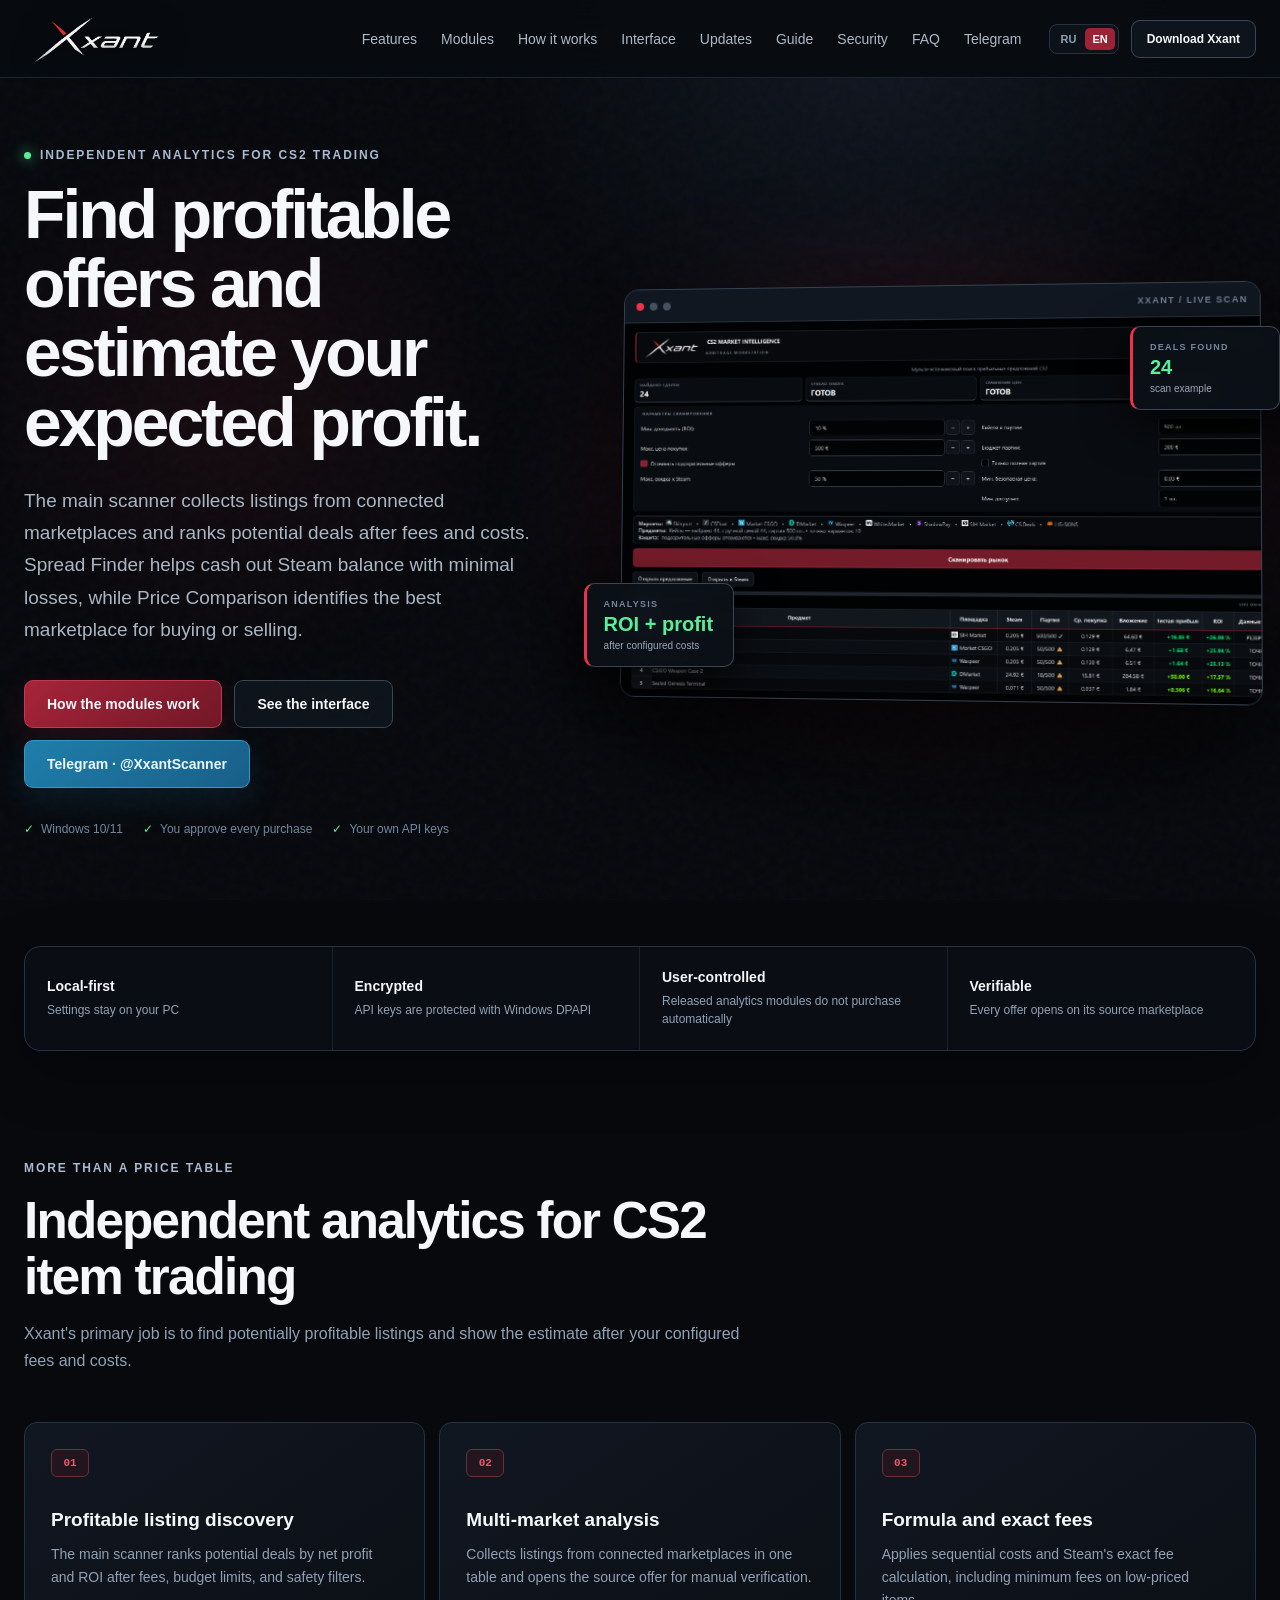
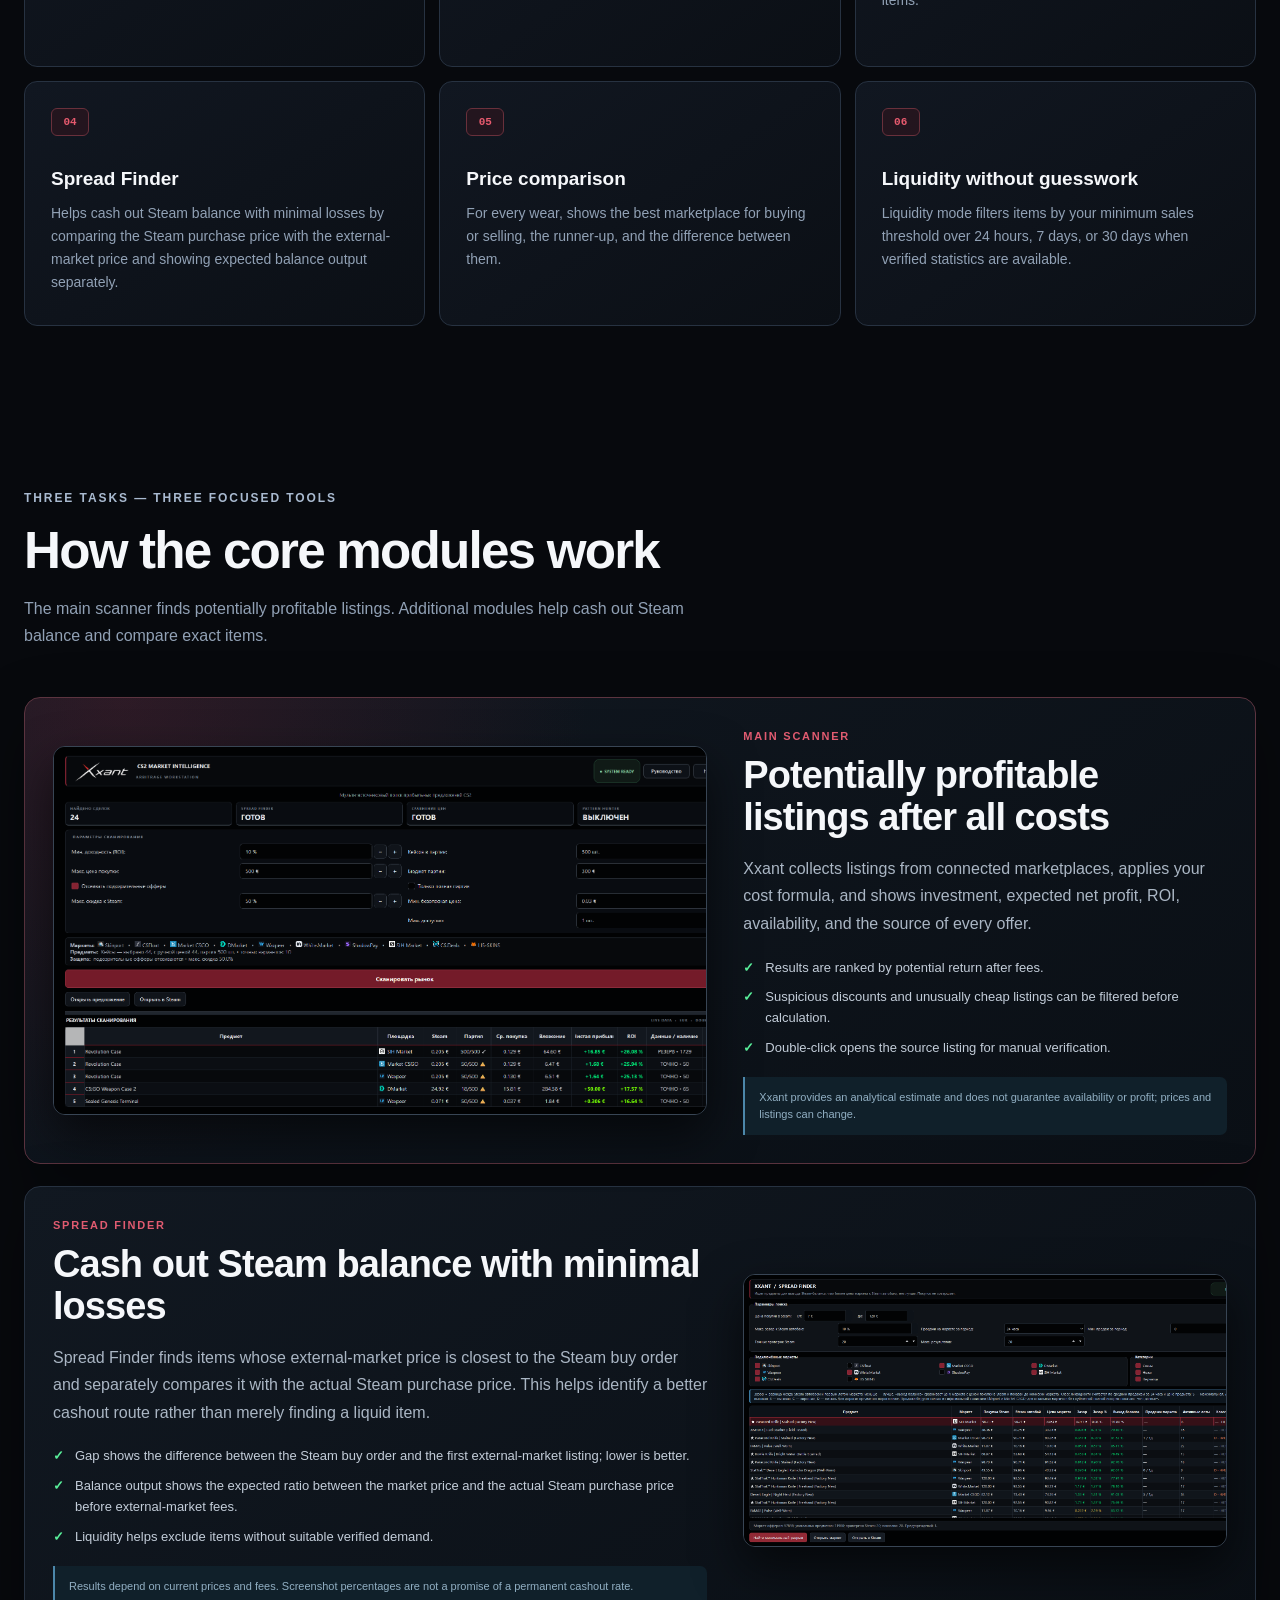
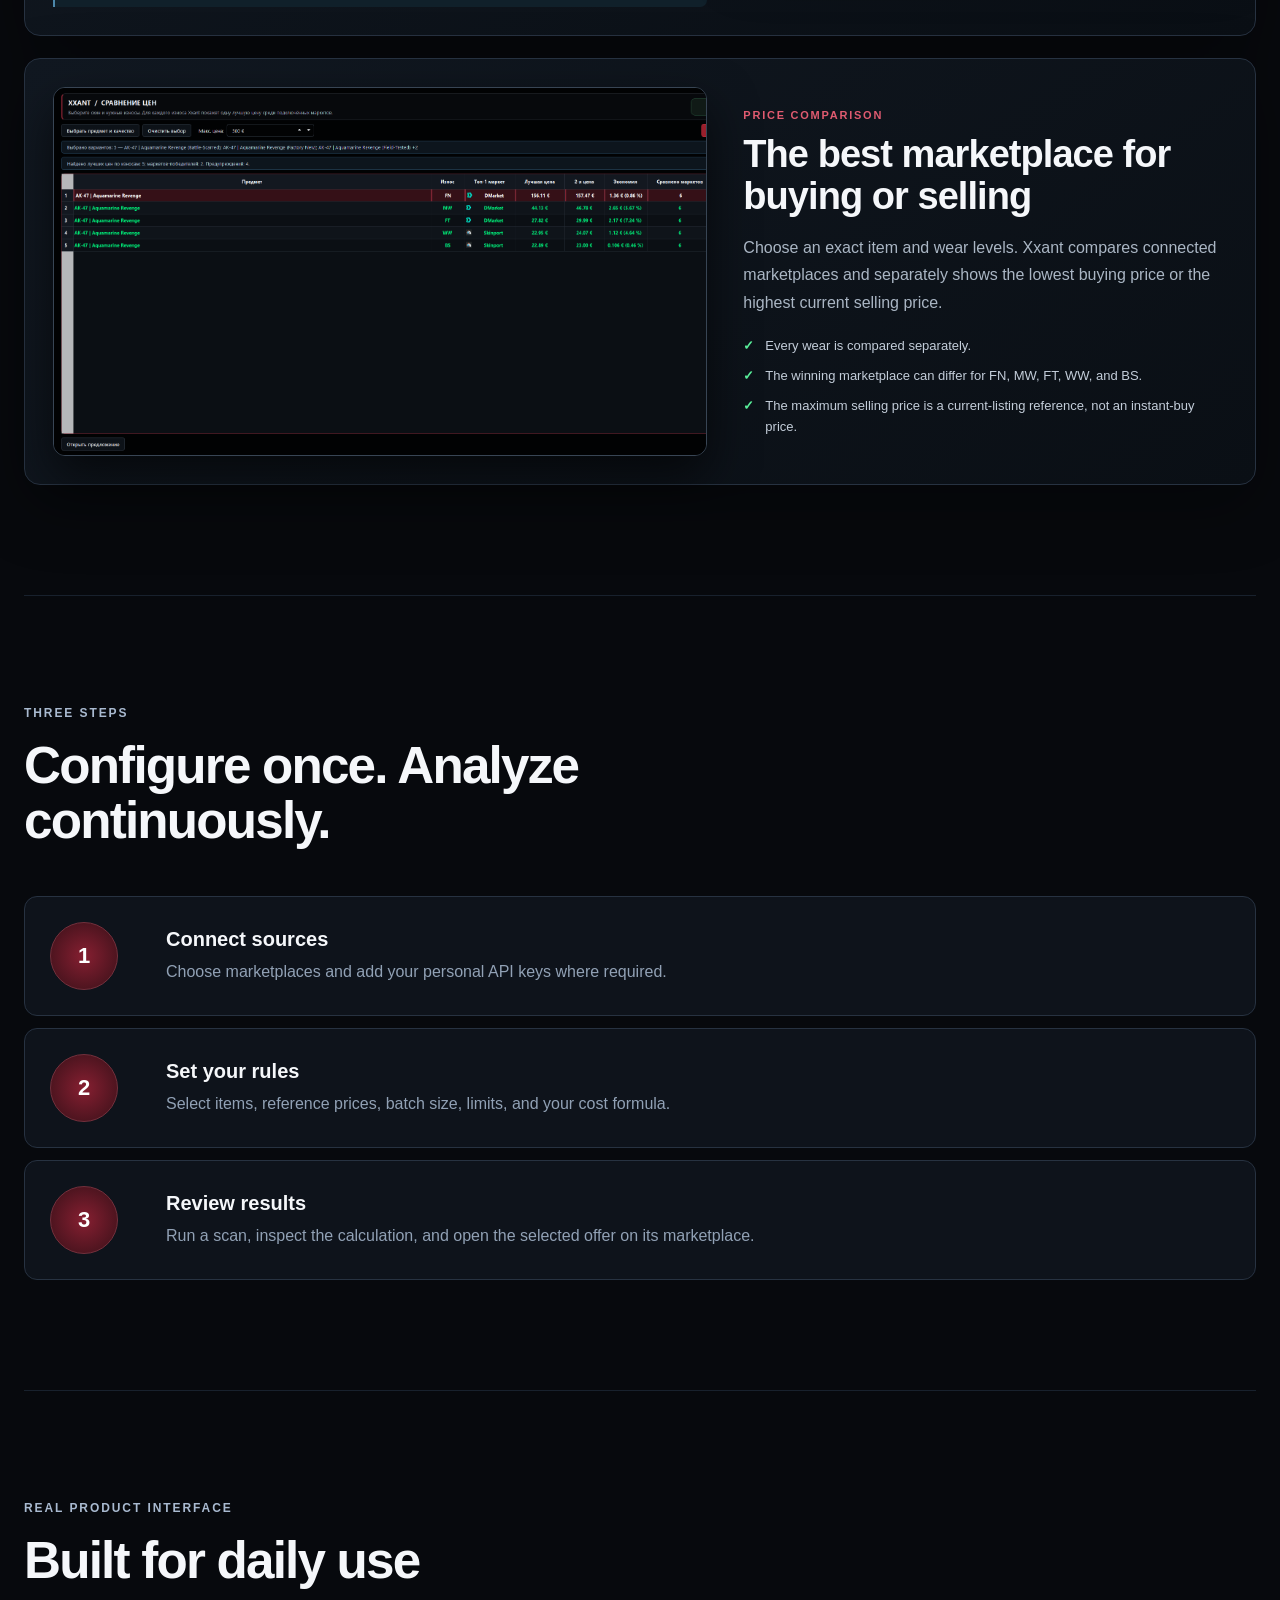
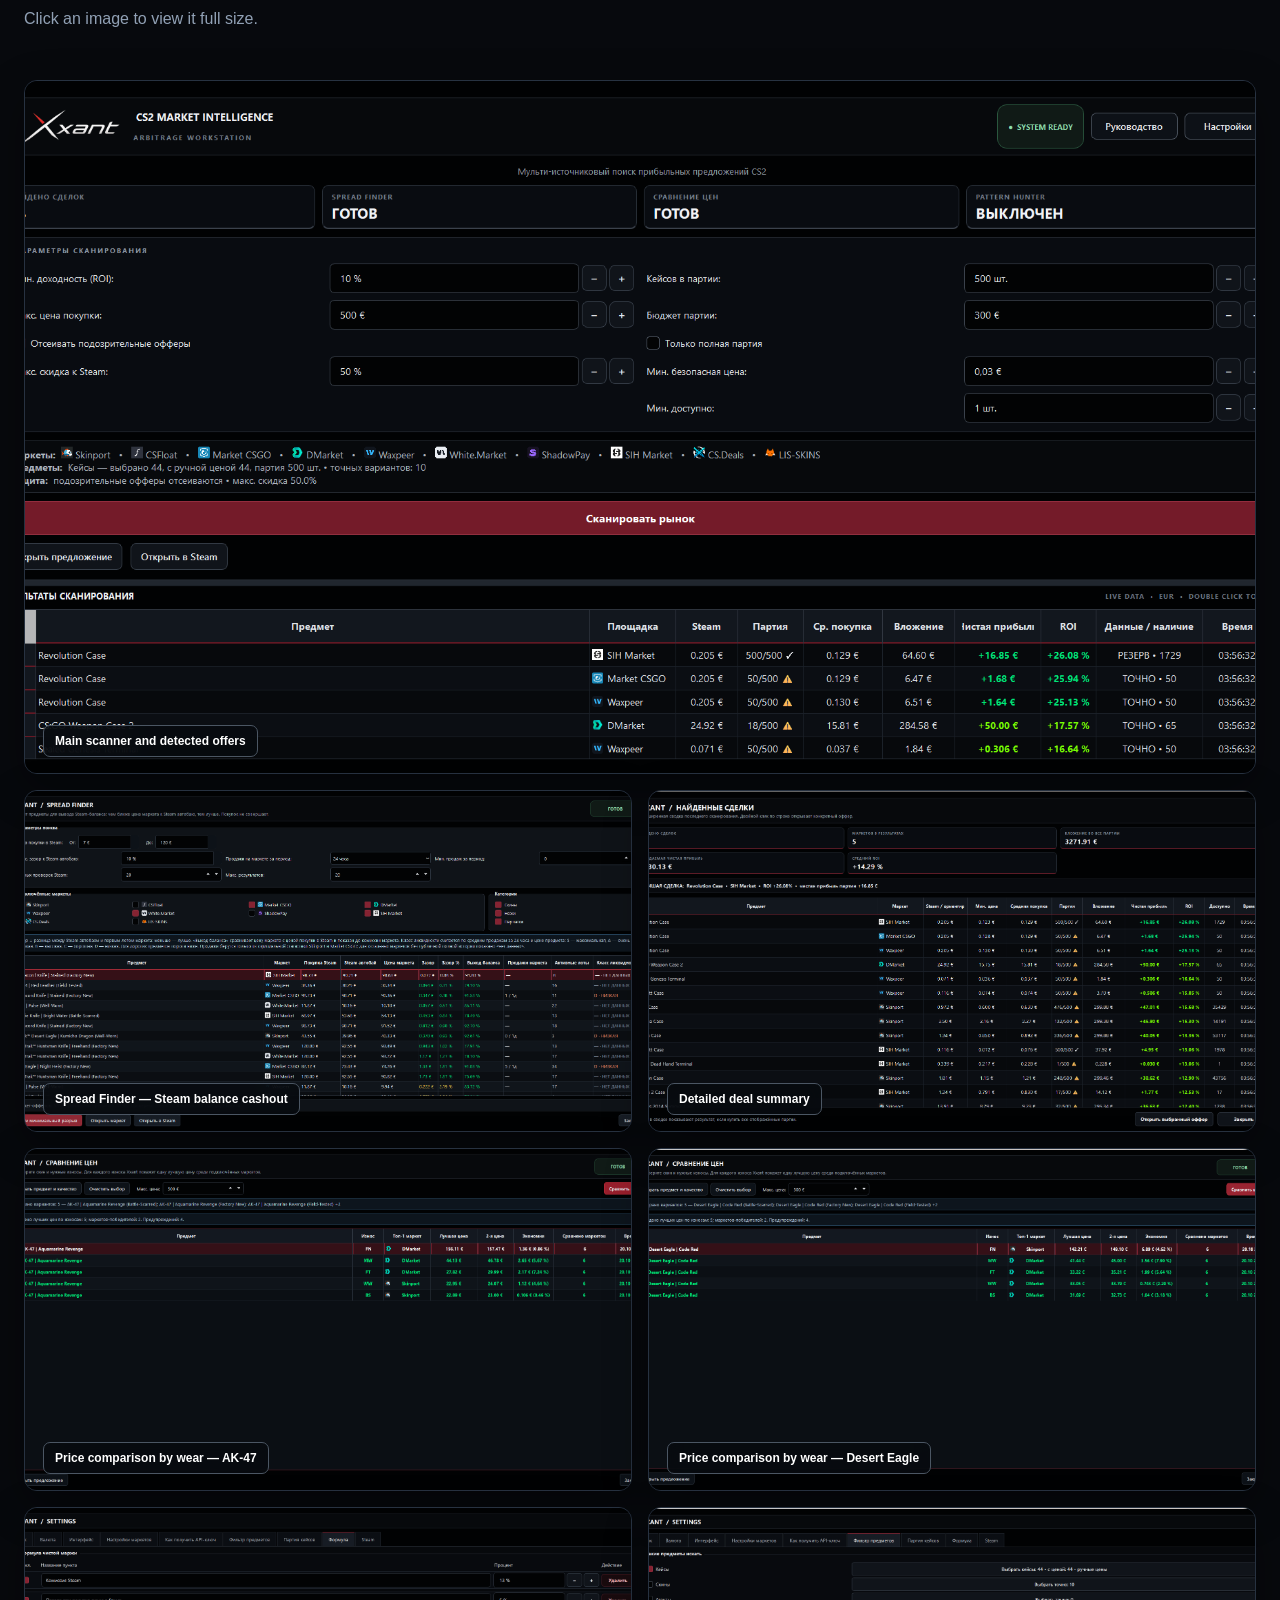
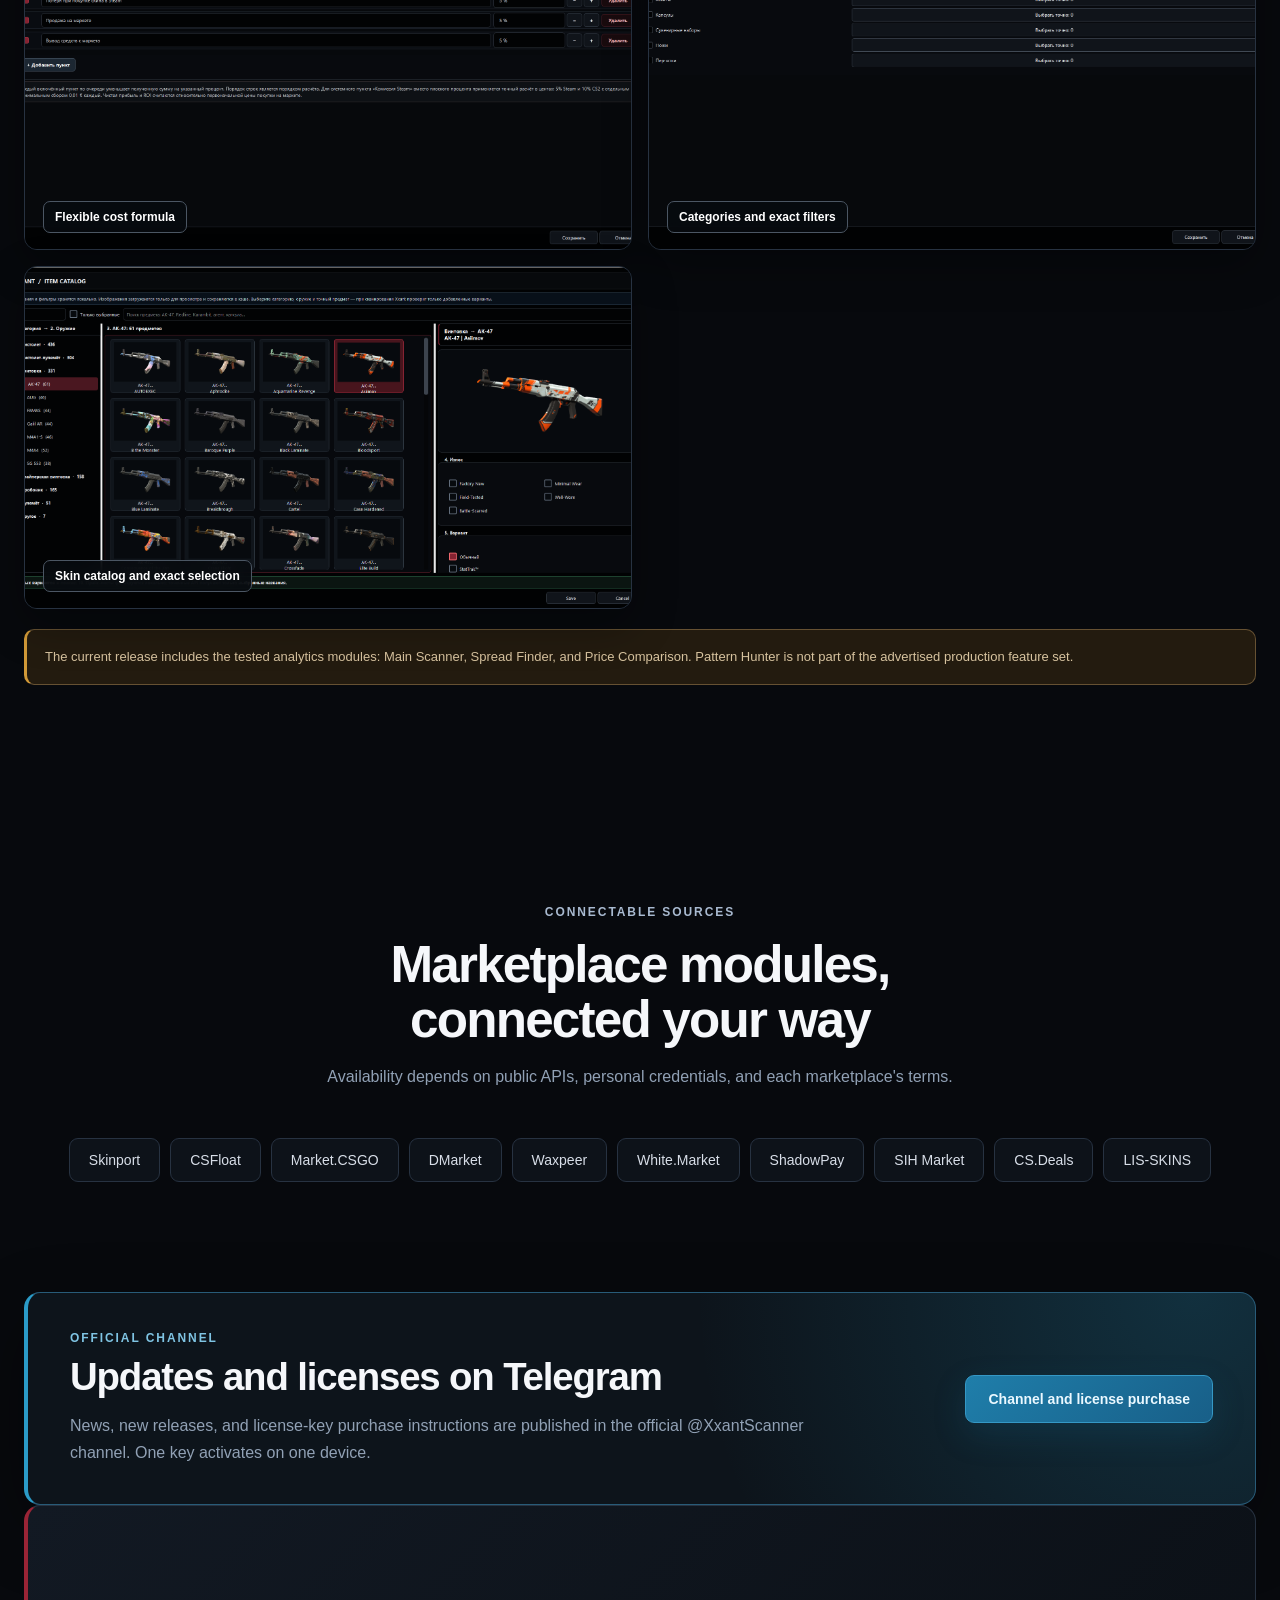
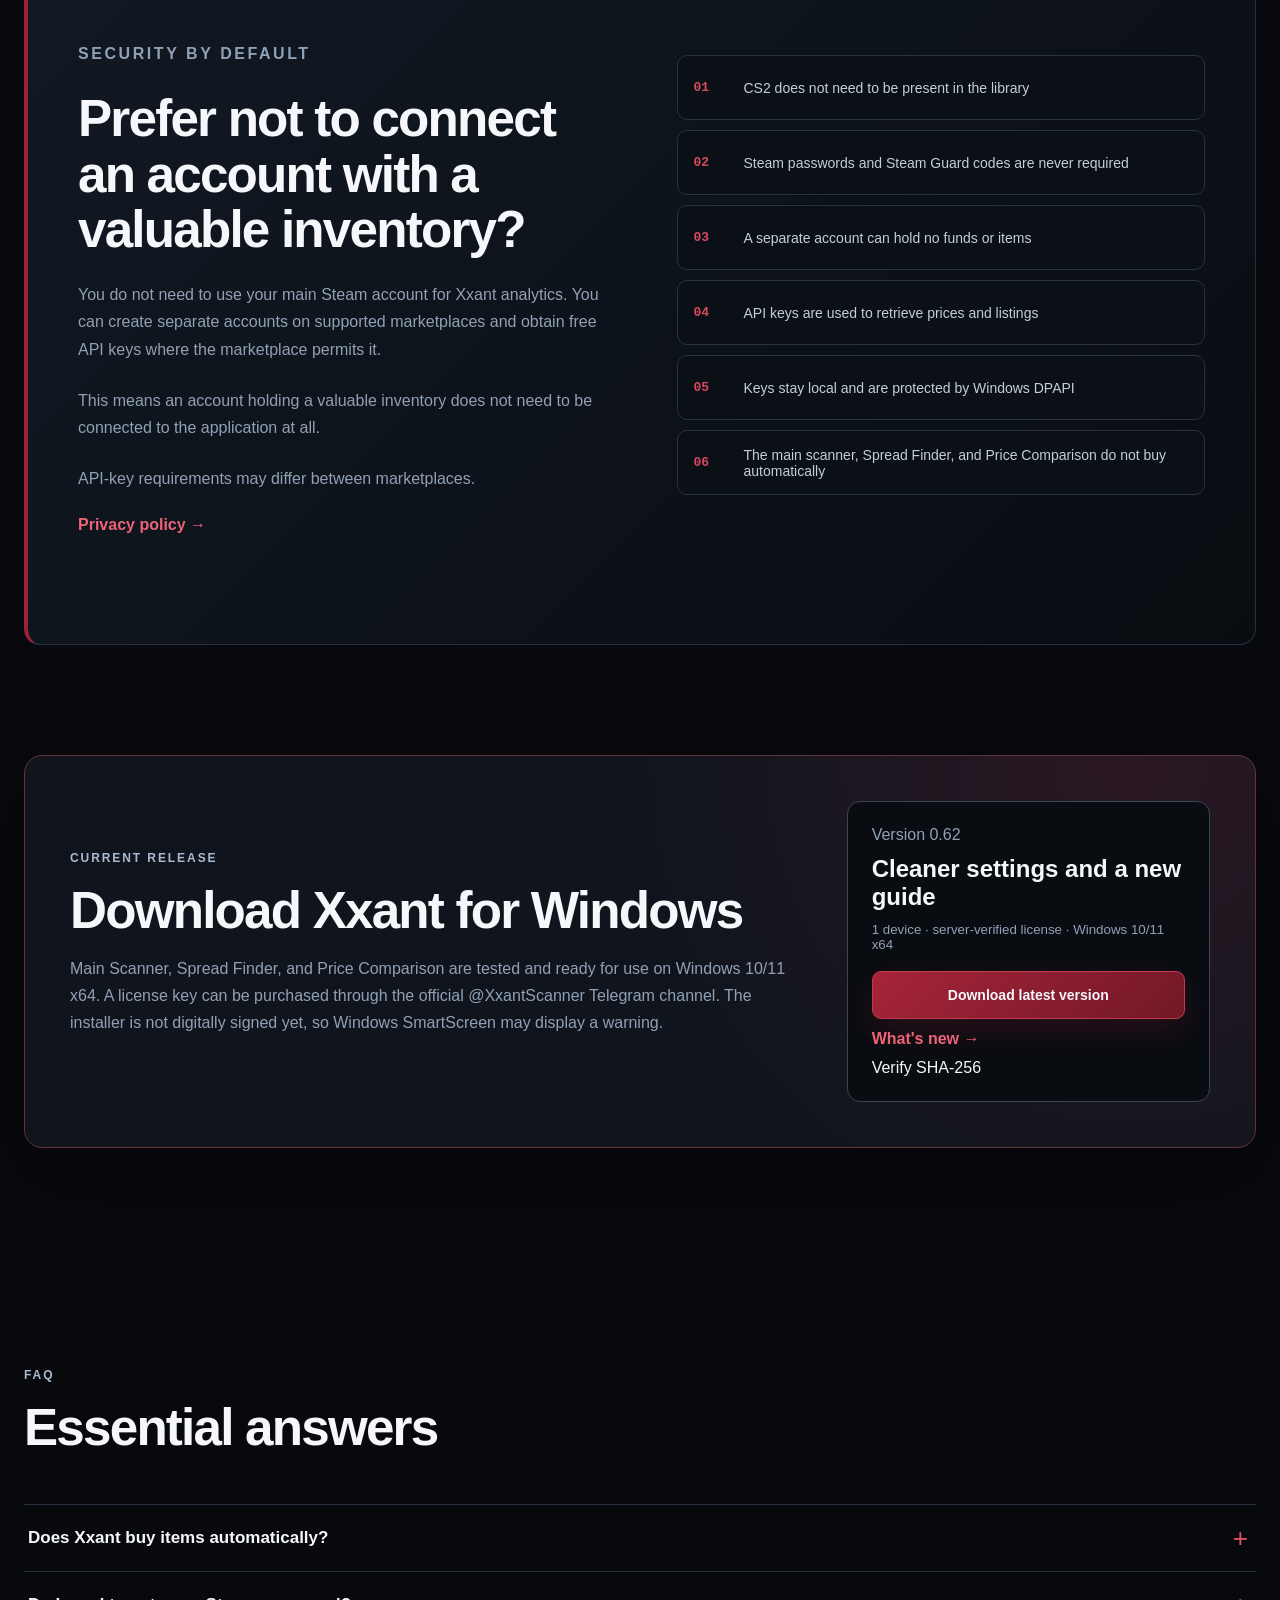
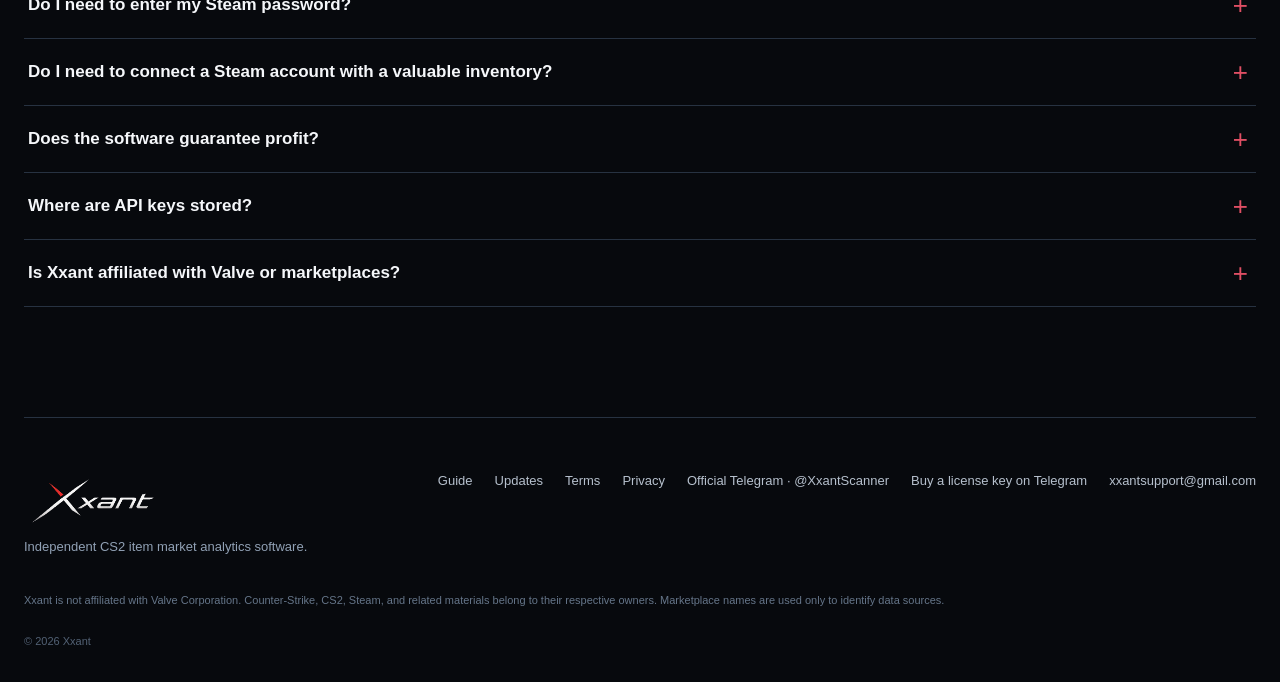
<file: index.html>
<!doctype html>
<html lang="ru">
<head>
  <meta charset="utf-8">
  <meta name="viewport" content="width=device-width, initial-scale=1">
  <meta name="description" content="Xxant — независимый аналитический инструмент для трейдинга предметами CS2. Сканирует подключённые маркеты, находит потенциально выгодные офферы, считает ROI и помогает выводить Steam-баланс с минимальными потерями.">
  <meta name="robots" content="index, follow">
  <meta name="google-site-verification" content="7uea-67QIx6LZ5kMseh-My3NHYBqtKAp3g_TtYvFj0w">
  <link rel="canonical" href="https://xxantscanner.com/">
  <meta property="og:type" content="website">
  <meta property="og:title" content="Xxant — аналитический инструмент для трейдинга предметами CS2">
  <meta property="og:description" content="Поиск потенциально выгодных офферов, расчёт чистой прибыли и ROI, сравнение цен и вывод Steam-баланса с минимальными потерями.">
  <meta property="og:url" content="https://xxantscanner.com/">
  <meta property="og:image" content="https://xxantscanner.com/site-assets/scanner-results.png">
  <meta property="og:site_name" content="Xxant Scanner">
  <meta name="twitter:card" content="summary_large_image">
  <meta name="twitter:title" content="Xxant — аналитический инструмент для трейдинга предметами CS2">
  <meta name="twitter:description" content="Поиск потенциально выгодных офферов, расчёт чистой прибыли и ROI, сравнение цен и вывод Steam-баланса с минимальными потерями.">
  <meta name="twitter:image" content="https://xxantscanner.com/site-assets/scanner-results.png">
  <meta name="theme-color" content="#07090d">
  <title>Xxant — поиск выгодных офферов и аналитика для трейдинга CS2</title>
  <link rel="icon" href="site-assets/favicon.png">
  <link rel="stylesheet" href="styles.css">
  <script type="application/ld+json">
  {
    "@context": "https://schema.org",
    "@graph": [
      {
        "@type": "WebSite",
        "@id": "https://xxantscanner.com/#website",
        "url": "https://xxantscanner.com/",
        "name": "Xxant Scanner",
        "alternateName": ["Xxant", "Xxant CS2 Scanner"],
        "description": "Официальный сайт Xxant — независимого аналитического инструмента для трейдинга предметами CS2, поиска потенциально выгодных офферов и расчёта ожидаемой чистой прибыли и ROI.",
        "inLanguage": ["ru", "en"]
      },
      {
        "@type": "SoftwareApplication",
        "@id": "https://xxantscanner.com/#software",
        "name": "Xxant Scanner",
        "alternateName": "Xxant CS2 Scanner",
        "url": "https://xxantscanner.com/",
        "image": "https://xxantscanner.com/site-assets/xxant-logo.png",
        "operatingSystem": "Windows 10, Windows 11",
        "softwareVersion": "0.62.0",
        "dateModified": "2026-10-31",
        "downloadUrl": "https://xxantscanner.com/downloads/Xxant-CS2-Scanner-Setup.exe?v=0.62.0",
        "applicationCategory": "BusinessApplication",
        "description": "Xxant сканирует подключённые CS2-маркеты, учитывает комиссии и расходы, ранжирует потенциально выгодные офферы и помогает выводить Steam-баланс с минимальными потерями.",
        "publisher": {
          "@type": "Organization",
          "name": "Xxant",
          "url": "https://xxantscanner.com/"
        }
      }
    ]
  }
  </script>
</head>
<body>
  <div class="noise" aria-hidden="true"></div>
  <header class="site-header">
    <a class="brand" href="index.html" aria-label="Xxant home">
      <img src="site-assets/xxant-logo.png" alt="Xxant">
    </a>
    <button class="nav-toggle" type="button" aria-label="Menu" aria-expanded="false">☰</button>
    <nav class="nav" aria-label="Main navigation">
      <a href="#features" data-ru="Возможности" data-en="Features">Возможности</a>
      <a href="#modules" data-ru="Модули" data-en="Modules">Модули</a>
      <a href="#workflow" data-ru="Как работает" data-en="How it works">Как работает</a>
      <a href="#screens" data-ru="Интерфейс" data-en="Interface">Интерфейс</a>
      <a href="updates.html" data-ru="Обновления" data-en="Updates">Обновления</a>
      <a href="guide.html" data-ru="Руководство" data-en="Guide">Руководство</a>
      <a href="#security" data-ru="Безопасность" data-en="Security">Безопасность</a>
      <a href="#faq">FAQ</a>
      <a href="https://t.me/XxantScanner" target="_blank" rel="noopener noreferrer">Telegram</a>
    </nav>
    <div class="header-actions">
      <button class="lang-switch" type="button" aria-label="Change language"><span class="active">RU</span><span>EN</span></button>
      <a class="button button-small button-outline" href="#access" data-ru="Скачать Xxant" data-en="Download Xxant">Скачать Xxant</a>
    </div>
  </header>

  <main>
    <section class="hero section">
      <div class="hero-copy reveal">
        <p class="eyebrow"><span class="pulse"></span><span data-ru="Независимая аналитика для трейдинга CS2" data-en="Independent analytics for CS2 trading">Независимая аналитика для трейдинга CS2</span></p>
        <h1 data-ru="Находите выгодные офферы и считайте ожидаемую прибыль." data-en="Find profitable offers and estimate your expected profit.">Находите выгодные офферы и считайте ожидаемую прибыль.</h1>
        <p class="hero-lead" data-ru="Главный сканер собирает предложения с подключённых маркетов и ранжирует потенциальные сделки после комиссий и расходов. Spread Finder помогает вывести Steam-баланс с минимальными потерями, а сравнение цен показывает лучший маркет для покупки или продажи." data-en="The main scanner collects listings from connected marketplaces and ranks potential deals after fees and costs. Spread Finder helps cash out Steam balance with minimal losses, while Price Comparison identifies the best marketplace for buying or selling.">Главный сканер собирает предложения с подключённых маркетов и ранжирует потенциальные сделки после комиссий и расходов. Spread Finder помогает вывести Steam-баланс с минимальными потерями, а сравнение цен показывает лучший маркет для покупки или продажи.</p>
        <div class="hero-actions">
          <a class="button button-primary" href="#modules" data-ru="Как работают модули" data-en="How the modules work">Как работают модули</a>
          <a class="button button-ghost" href="#screens" data-ru="Посмотреть интерфейс" data-en="See the interface">Посмотреть интерфейс</a>
          <a class="button button-telegram" href="https://t.me/XxantScanner" target="_blank" rel="noopener noreferrer">Telegram · @XxantScanner</a>
        </div>
        <div class="hero-notes">
          <span data-ru="Windows 10/11" data-en="Windows 10/11">Windows 10/11</span>
          <span data-ru="Ручное решение о покупке" data-en="You approve every purchase">Ручное решение о покупке</span>
          <span data-ru="Личные API-ключи" data-en="Your own API keys">Личные API-ключи</span>
        </div>
      </div>
      <div class="hero-visual reveal">
        <div class="terminal-glow"></div>
        <div class="app-window">
          <div class="window-bar"><span></span><span></span><span></span><b>XXANT / LIVE SCAN</b></div>
          <img src="site-assets/scanner-results.png" alt="Xxant main scanner with detected offers">
        </div>
        <div class="float-card float-card-top"><small data-ru="НАЙДЕНО СДЕЛОК" data-en="DEALS FOUND">НАЙДЕНО СДЕЛОК</small><strong>24</strong><span data-ru="пример сканирования" data-en="scan example">пример сканирования</span></div>
        <div class="float-card float-card-bottom"><small data-ru="АНАЛИЗ" data-en="ANALYSIS">АНАЛИЗ</small><strong>ROI + profit</strong><span data-ru="после выбранных расходов" data-en="after configured costs">после выбранных расходов</span></div>
      </div>
    </section>

    <section class="proof-strip reveal" aria-label="Product principles">
      <div><strong data-ru="Локально" data-en="Local-first">Локально</strong><span data-ru="Настройки хранятся на вашем ПК" data-en="Settings stay on your PC">Настройки хранятся на вашем ПК</span></div>
      <div><strong data-ru="Зашифровано" data-en="Encrypted">Зашифровано</strong><span data-ru="API-ключи защищены Windows DPAPI" data-en="API keys are protected with Windows DPAPI">API-ключи защищены Windows DPAPI</span></div>
      <div><strong data-ru="Под вашим контролем" data-en="User-controlled">Под вашим контролем</strong><span data-ru="Готовые аналитические модули не покупают автоматически" data-en="Released analytics modules do not purchase automatically">Готовые аналитические модули не покупают автоматически</span></div>
      <div><strong data-ru="Проверяемо" data-en="Verifiable">Проверяемо</strong><span data-ru="Оффер открывается на исходной площадке" data-en="Every offer opens on its source marketplace">Оффер открывается на исходной площадке</span></div>
    </section>

    <section class="section" id="features">
      <div class="section-heading reveal">
        <p class="eyebrow" data-ru="Не таблица цен. Рабочая станция." data-en="More than a price table">Не таблица цен. Рабочая станция.</p>
        <h2 data-ru="Независимая аналитика для трейдинга предметами CS2" data-en="Independent analytics for CS2 item trading">Независимая аналитика для трейдинга предметами CS2</h2>
        <p data-ru="Главная задача Xxant — находить потенциально выгодные офферы и показывать расчёт после выбранных комиссий и расходов." data-en="Xxant's primary job is to find potentially profitable listings and show the estimate after your configured fees and costs.">Главная задача Xxant — находить потенциально выгодные офферы и показывать расчёт после выбранных комиссий и расходов.</p>
      </div>
      <div class="feature-grid">
        <article class="feature-card reveal"><span class="feature-index">01</span><h3 data-ru="Поиск выгодных офферов" data-en="Profitable listing discovery">Поиск выгодных офферов</h3><p data-ru="Главный сканер ранжирует потенциальные сделки по чистой прибыли и ROI с учётом комиссии, бюджета и защитных фильтров." data-en="The main scanner ranks potential deals by net profit and ROI after fees, budget limits, and safety filters.">Главный сканер ранжирует потенциальные сделки по чистой прибыли и ROI с учётом комиссии, бюджета и защитных фильтров.</p></article>
        <article class="feature-card reveal"><span class="feature-index">02</span><h3 data-ru="Мульти-маркет анализ" data-en="Multi-market analysis">Мульти-маркет анализ</h3><p data-ru="Собирает офферы с подключённых площадок в одной таблице и открывает исходное предложение для ручной проверки." data-en="Collects listings from connected marketplaces in one table and opens the source offer for manual verification.">Собирает офферы с подключённых площадок в одной таблице и открывает исходное предложение для ручной проверки.</p></article>
        <article class="feature-card reveal"><span class="feature-index">03</span><h3 data-ru="Формула и точные комиссии" data-en="Formula and exact fees">Формула и точные комиссии</h3><p data-ru="Учитывает последовательные расходы и точную комиссию Steam, включая минимальные сборы на дешёвых предметах." data-en="Applies sequential costs and Steam's exact fee calculation, including minimum fees on low-priced items.">Учитывает последовательные расходы и точную комиссию Steam, включая минимальные сборы на дешёвых предметах.</p></article>
        <article class="feature-card reveal"><span class="feature-index">04</span><h3>Spread Finder</h3><p data-ru="Помогает вывести Steam-баланс с минимальными потерями: сравнивает цену покупки в Steam с ценой внешнего маркета и отдельно показывает ожидаемый выход." data-en="Helps cash out Steam balance with minimal losses by comparing the Steam purchase price with the external-market price and showing expected balance output separately.">Помогает вывести Steam-баланс с минимальными потерями: сравнивает цену покупки в Steam с ценой внешнего маркета и отдельно показывает ожидаемый выход.</p></article>
        <article class="feature-card reveal"><span class="feature-index">05</span><h3 data-ru="Сравнение цен" data-en="Price comparison">Сравнение цен</h3><p data-ru="Для каждого износа показывает лучший маркет для покупки или продажи, второй результат и разницу между ними." data-en="For every wear, shows the best marketplace for buying or selling, the runner-up, and the difference between them.">Для каждого износа показывает лучший маркет для покупки или продажи, второй результат и разницу между ними.</p></article>
        <article class="feature-card reveal"><span class="feature-index">06</span><h3 data-ru="Ликвидность без догадок" data-en="Liquidity without guesswork">Ликвидность без догадок</h3><p data-ru="Режим ликвидности отбирает предметы по выбранному пользователем минимуму продаж за 24 часа, 7 или 30 дней, когда доступна подтверждённая статистика." data-en="Liquidity mode filters items by your minimum sales threshold over 24 hours, 7 days, or 30 days when verified statistics are available.">Режим ликвидности отбирает предметы по выбранному пользователем минимуму продаж за 24 часа, 7 или 30 дней, когда доступна подтверждённая статистика.</p></article>
      </div>
    </section>

    <section class="section modules" id="modules">
      <div class="section-heading reveal">
        <p class="eyebrow" data-ru="Три задачи — три точных инструмента" data-en="Three tasks — three focused tools">Три задачи — три точных инструмента</p>
        <h2 data-ru="Как работают основные модули" data-en="How the core modules work">Как работают основные модули</h2>
        <p data-ru="Главный сканер ищет потенциально выгодные офферы. Дополнительные модули помогают выводить Steam-баланс и сравнивать конкретные предметы." data-en="The main scanner finds potentially profitable listings. Additional modules help cash out Steam balance and compare exact items.">Главный сканер ищет потенциально выгодные офферы. Дополнительные модули помогают выводить Steam-баланс и сравнивать конкретные предметы.</p>
      </div>

      <article class="module-panel module-panel-featured reveal">
        <button class="module-visual" type="button" data-image="site-assets/scanner-results.png"><img src="site-assets/scanner-results.png" alt="Xxant main scanner results"></button>
        <div class="module-copy">
          <span class="module-kicker" data-ru="ГЛАВНЫЙ СКАНЕР" data-en="MAIN SCANNER">ГЛАВНЫЙ СКАНЕР</span>
          <h3 data-ru="Потенциально выгодные офферы после всех расходов" data-en="Potentially profitable listings after all costs">Потенциально выгодные офферы после всех расходов</h3>
          <p data-ru="Xxant собирает предложения с подключённых маркетов, применяет выбранную формулу расходов и показывает вложение, ожидаемую чистую прибыль, ROI, доступность и источник каждого оффера." data-en="Xxant collects listings from connected marketplaces, applies your cost formula, and shows investment, expected net profit, ROI, availability, and the source of every offer.">Xxant собирает предложения с подключённых маркетов, применяет выбранную формулу расходов и показывает вложение, ожидаемую чистую прибыль, ROI, доступность и источник каждого оффера.</p>
          <ul class="module-points"><li data-ru="Результаты сортируются по потенциальной выгоде после комиссий." data-en="Results are ranked by potential return after fees.">Результаты сортируются по потенциальной выгоде после комиссий.</li><li data-ru="Подозрительные скидки и аномально дешёвые офферы можно отсечь до расчёта." data-en="Suspicious discounts and unusually cheap listings can be filtered before calculation.">Подозрительные скидки и аномально дешёвые офферы можно отсечь до расчёта.</li><li data-ru="Двойной клик открывает исходное предложение для ручной проверки." data-en="Double-click opens the source listing for manual verification.">Двойной клик открывает исходное предложение для ручной проверки.</li></ul>
          <small class="module-disclaimer" data-ru="Xxant показывает аналитическую оценку и не гарантирует наличие или прибыль: цены и лоты могут измениться." data-en="Xxant provides an analytical estimate and does not guarantee availability or profit; prices and listings can change.">Xxant показывает аналитическую оценку и не гарантирует наличие или прибыль: цены и лоты могут измениться.</small>
        </div>
      </article>

      <article class="module-panel reveal">
        <div class="module-copy">
          <span class="module-kicker">SPREAD FINDER</span>
          <h3 data-ru="Вывод Steam-баланса с минимальными потерями" data-en="Cash out Steam balance with minimal losses">Вывод Steam-баланса с минимальными потерями</h3>
          <p data-ru="Spread Finder ищет предметы, у которых цена внешнего маркета максимально близка к Steam-автобаю, и отдельно сравнивает её с фактической ценой покупки в Steam. Это помогает выбрать более выгодный путь вывода баланса, а не просто найти ликвидный предмет." data-en="Spread Finder finds items whose external-market price is closest to the Steam buy order and separately compares it with the actual Steam purchase price. This helps identify a better cashout route rather than merely finding a liquid item.">Spread Finder ищет предметы, у которых цена внешнего маркета максимально близка к Steam-автобаю, и отдельно сравнивает её с фактической ценой покупки в Steam. Это помогает выбрать более выгодный путь вывода баланса, а не просто найти ликвидный предмет.</p>
          <ul class="module-points"><li data-ru="Зазор показывает разницу между Steam-автобаем и первым лотом внешнего маркета: меньше — лучше." data-en="Gap shows the difference between the Steam buy order and the first external-market listing; lower is better.">Зазор показывает разницу между Steam-автобаем и первым лотом внешнего маркета: меньше — лучше.</li><li data-ru="«Выход баланса» показывает ожидаемое соотношение цены маркета к фактической покупке в Steam до комиссии внешнего маркета." data-en="Balance output shows the expected ratio between the market price and the actual Steam purchase price before external-market fees.">«Выход баланса» показывает ожидаемое соотношение цены маркета к фактической покупке в Steam до комиссии внешнего маркета.</li><li data-ru="Ликвидность помогает исключить предметы без подходящего подтверждённого спроса." data-en="Liquidity helps exclude items without suitable verified demand.">Ликвидность помогает исключить предметы без подходящего подтверждённого спроса.</li></ul>
          <small class="module-disclaimer" data-ru="Результат зависит от текущих цен и комиссий. Проценты на скриншоте не являются обещанием постоянного курса вывода." data-en="Results depend on current prices and fees. Screenshot percentages are not a promise of a permanent cashout rate.">Результат зависит от текущих цен и комиссий. Проценты на скриншоте не являются обещанием постоянного курса вывода.</small>
        </div>
        <button class="module-visual" type="button" data-image="site-assets/spread-finder.png"><img src="site-assets/spread-finder.png" alt="Spread Finder Steam balance cashout analysis"></button>
      </article>

      <article class="module-panel reveal">
        <button class="module-visual" type="button" data-image="site-assets/price-comparison.png"><img src="site-assets/price-comparison.png" alt="Price comparison by skin wear"></button>
        <div class="module-copy">
          <span class="module-kicker" data-ru="СРАВНЕНИЕ ЦЕН" data-en="PRICE COMPARISON">СРАВНЕНИЕ ЦЕН</span>
          <h3 data-ru="Лучший маркет для покупки или продажи" data-en="The best marketplace for buying or selling">Лучший маркет для покупки или продажи</h3>
          <p data-ru="Выберите точный предмет и нужные износы. Xxant сравнит подключённые площадки и отдельно покажет минимальную цену для покупки либо максимальную текущую цену для продажи." data-en="Choose an exact item and wear levels. Xxant compares connected marketplaces and separately shows the lowest buying price or the highest current selling price.">Выберите точный предмет и нужные износы. Xxant сравнит подключённые площадки и отдельно покажет минимальную цену для покупки либо максимальную текущую цену для продажи.</p>
          <ul class="module-points"><li data-ru="Каждый износ сравнивается отдельно." data-en="Every wear is compared separately.">Каждый износ сравнивается отдельно.</li><li data-ru="Победитель может отличаться для FN, MW, FT, WW и BS." data-en="The winning marketplace can differ for FN, MW, FT, WW, and BS.">Победитель может отличаться для FN, MW, FT, WW и BS.</li><li data-ru="Максимальная цена продажи является ориентиром текущего лота, а не мгновенного автобая." data-en="The maximum selling price is a current-listing reference, not an instant-buy price.">Максимальная цена продажи является ориентиром текущего лота, а не мгновенного автобая.</li></ul>
        </div>
      </article>
    </section>

    <section class="section workflow" id="workflow">
      <div class="section-heading reveal">
        <p class="eyebrow" data-ru="Три шага" data-en="Three steps">Три шага</p>
        <h2 data-ru="Настройте один раз. Анализируйте постоянно." data-en="Configure once. Analyze continuously.">Настройте один раз. Анализируйте постоянно.</h2>
      </div>
      <div class="steps">
        <article class="step reveal"><div class="step-number">1</div><div><h3 data-ru="Подключите источники" data-en="Connect sources">Подключите источники</h3><p data-ru="Выберите площадки и добавьте личные API-ключи там, где они требуются." data-en="Choose marketplaces and add your personal API keys where required.">Выберите площадки и добавьте личные API-ключи там, где они требуются.</p></div></article>
        <article class="step reveal"><div class="step-number">2</div><div><h3 data-ru="Задайте правила" data-en="Set your rules">Задайте правила</h3><p data-ru="Выберите предметы, цену сравнения, размер партии, лимиты и формулу расходов." data-en="Select items, reference prices, batch size, limits, and your cost formula.">Выберите предметы, цену сравнения, размер партии, лимиты и формулу расходов.</p></div></article>
        <article class="step reveal"><div class="step-number">3</div><div><h3 data-ru="Проверьте результат" data-en="Review results">Проверьте результат</h3><p data-ru="Запустите сканирование, изучите расчёт и откройте выбранный оффер на площадке." data-en="Run a scan, inspect the calculation, and open the selected offer on its marketplace.">Запустите сканирование, изучите расчёт и откройте выбранный оффер на площадке.</p></div></article>
      </div>
    </section>

    <section class="section" id="screens">
      <div class="section-heading reveal">
        <p class="eyebrow" data-ru="Настоящий интерфейс" data-en="Real product interface">Настоящий интерфейс</p>
        <h2 data-ru="Создан для ежедневной работы" data-en="Built for daily use">Создан для ежедневной работы</h2>
        <p data-ru="Нажмите на изображение, чтобы открыть его полностью." data-en="Click an image to view it full size.">Нажмите на изображение, чтобы открыть его полностью.</p>
      </div>
      <div class="gallery">
        <button class="shot shot-wide reveal" type="button" data-image="site-assets/scanner-results.png"><img src="site-assets/scanner-results.png" alt="Main scanner results"><span data-ru="Главный сканер и найденные предложения" data-en="Main scanner and detected offers">Главный сканер и найденные предложения</span></button>
        <button class="shot reveal" type="button" data-image="site-assets/spread-finder.png"><img src="site-assets/spread-finder.png" alt="Spread Finder results"><span data-ru="Spread Finder — вывод Steam-баланса" data-en="Spread Finder — Steam balance cashout">Spread Finder — вывод Steam-баланса</span></button>
        <button class="shot reveal" type="button" data-image="site-assets/deal-details.png"><img src="site-assets/deal-details.png" alt="Deal details"><span data-ru="Расширенная сводка сделок" data-en="Detailed deal summary">Расширенная сводка сделок</span></button>
        <button class="shot reveal" type="button" data-image="site-assets/price-comparison.png"><img src="site-assets/price-comparison.png" alt="AK-47 price comparison"><span data-ru="Сравнение цен по износам — AK-47" data-en="Price comparison by wear — AK-47">Сравнение цен по износам — AK-47</span></button>
        <button class="shot reveal" type="button" data-image="site-assets/price-comparison-code-red.png"><img src="site-assets/price-comparison-code-red.png" alt="Desert Eagle price comparison"><span data-ru="Сравнение цен по износам — Desert Eagle" data-en="Price comparison by wear — Desert Eagle">Сравнение цен по износам — Desert Eagle</span></button>
        <button class="shot reveal" type="button" data-image="site-assets/formula-settings.png"><img src="site-assets/formula-settings.png" alt="Formula settings"><span data-ru="Гибкая формула расходов" data-en="Flexible cost formula">Гибкая формула расходов</span></button>
        <button class="shot reveal" type="button" data-image="site-assets/item-filter.png"><img src="site-assets/item-filter.png" alt="Item filters"><span data-ru="Категории и точные фильтры" data-en="Categories and exact filters">Категории и точные фильтры</span></button>
        <button class="shot reveal" type="button" data-image="site-assets/item-catalog.png"><img src="site-assets/item-catalog.png" alt="Item catalog"><span data-ru="Каталог скинов и точный выбор" data-en="Skin catalog and exact selection">Каталог скинов и точный выбор</span></button>
      </div>
      <p class="development-note reveal" data-ru="Текущая версия включает протестированные аналитические модули: главный сканер, Spread Finder и сравнение цен. Pattern Hunter не входит в заявленный набор готовых функций." data-en="The current release includes the tested analytics modules: Main Scanner, Spread Finder, and Price Comparison. Pattern Hunter is not part of the advertised production feature set.">Текущая версия включает протестированные аналитические модули: главный сканер, Spread Finder и сравнение цен. Pattern Hunter не входит в заявленный набор готовых функций.</p>
    </section>

    <section class="section markets" id="markets">
      <div class="section-heading reveal">
        <p class="eyebrow" data-ru="Подключаемые источники" data-en="Connectable sources">Подключаемые источники</p>
        <h2 data-ru="Площадки подключаются модульно" data-en="Marketplace modules, connected your way">Площадки подключаются модульно</h2>
        <p data-ru="Доступность зависит от публичного API, личного ключа и условий конкретной площадки." data-en="Availability depends on public APIs, personal credentials, and each marketplace's terms.">Доступность зависит от публичного API, личного ключа и условий конкретной площадки.</p>
      </div>
      <div class="market-cloud reveal">
        <span>Skinport</span><span>CSFloat</span><span>Market.CSGO</span><span>DMarket</span><span>Waxpeer</span><span>White.Market</span><span>ShadowPay</span><span>SIH Market</span><span>CS.Deals</span><span>LIS-SKINS</span>
      </div>
    </section>

    <section class="section telegram-section reveal" aria-label="Official Telegram channel">
      <div>
        <p class="eyebrow" data-ru="Официальный канал" data-en="Official channel">Официальный канал</p>
        <h2 data-ru="Обновления и лицензия в Telegram" data-en="Updates and licenses on Telegram">Обновления и лицензия в Telegram</h2>
        <p data-ru="Новости, новые версии и инструкции по покупке лицензионного ключа публикуются в официальном канале @XxantScanner. Один ключ активируется на одном устройстве." data-en="News, new releases, and license-key purchase instructions are published in the official @XxantScanner channel. One key activates on one device.">Новости, новые версии и инструкции по покупке лицензионного ключа публикуются в официальном канале @XxantScanner. Один ключ активируется на одном устройстве.</p>
      </div>
      <a class="button button-telegram telegram-cta" href="https://t.me/XxantScanner" target="_blank" rel="noopener noreferrer" data-ru="Канал и покупка лицензии" data-en="Channel and license purchase">Канал и покупка лицензии</a>
    </section>

    <section class="section security" id="security">
      <div class="security-copy reveal">
        <p class="eyebrow" data-ru="Безопасность по умолчанию" data-en="Security by default">Безопасность по умолчанию</p>
        <h2 data-ru="Не хотите подключать аккаунт с дорогим инвентарём?" data-en="Prefer not to connect an account with a valuable inventory?">Не хотите подключать аккаунт с дорогим инвентарём?</h2>
        <p data-ru="Для аналитической работы Xxant необязательно использовать основной Steam-аккаунт. Можно создать отдельные аккаунты на поддерживаемых маркетах и получить бесплатные API-ключи там, где площадка это разрешает." data-en="You do not need to use your main Steam account for Xxant analytics. You can create separate accounts on supported marketplaces and obtain free API keys where the marketplace permits it.">Для аналитической работы Xxant необязательно использовать основной Steam-аккаунт. Можно создать отдельные аккаунты на поддерживаемых маркетах и получить бесплатные API-ключи там, где площадка это разрешает.</p>
        <p data-ru="Таким образом, аккаунт с ценным инвентарём можно вообще не подключать к программе." data-en="This means an account holding a valuable inventory does not need to be connected to the application at all.">Таким образом, аккаунт с ценным инвентарём можно вообще не подключать к программе.</p>
        <p data-ru="Условия получения API-ключей могут отличаться в зависимости от маркета." data-en="API-key requirements may differ between marketplaces.">Условия получения API-ключей могут отличаться в зависимости от маркета.</p>
        <a class="text-link" href="privacy.html" data-ru="Политика конфиденциальности →" data-en="Privacy policy →">Политика конфиденциальности →</a>
      </div>
      <div class="security-list reveal">
        <div><b>01</b><span data-ru="Наличие CS2 в библиотеке не требуется" data-en="CS2 does not need to be present in the library">Наличие CS2 в библиотеке не требуется</span></div>
        <div><b>02</b><span data-ru="Пароль Steam и коды Steam Guard вводить не нужно" data-en="Steam passwords and Steam Guard codes are never required">Пароль Steam и коды Steam Guard вводить не нужно</span></div>
        <div><b>03</b><span data-ru="Отдельный аккаунт может быть без баланса и предметов" data-en="A separate account can hold no funds or items">Отдельный аккаунт может быть без баланса и предметов</span></div>
        <div><b>04</b><span data-ru="API-ключи используются для получения цен и офферов" data-en="API keys are used to retrieve prices and listings">API-ключи используются для получения цен и офферов</span></div>
        <div><b>05</b><span data-ru="Ключи хранятся локально и защищены Windows DPAPI" data-en="Keys stay local and are protected by Windows DPAPI">Ключи хранятся локально и защищены Windows DPAPI</span></div>
        <div><b>06</b><span data-ru="Основной сканер, Spread Finder и сравнение цен не совершают покупки автоматически" data-en="The main scanner, Spread Finder, and Price Comparison do not buy automatically">Основной сканер, Spread Finder и сравнение цен не совершают покупки автоматически</span></div>
      </div>
    </section>

    <section class="section access" id="access">
      <div class="access-panel reveal">
        <div>
          <p class="eyebrow" data-ru="Актуальная версия" data-en="Current release">Актуальная версия</p>
          <h2 data-ru="Скачайте Xxant для Windows" data-en="Download Xxant for Windows">Скачайте Xxant для Windows</h2>
          <p data-ru="Главный сканер, Spread Finder и сравнение цен протестированы и готовы к работе на Windows 10/11 x64. Лицензионный ключ можно приобрести через официальный Telegram-канал @XxantScanner. Установщик пока не подписан цифровой подписью, поэтому Windows SmartScreen может показать предупреждение." data-en="Main Scanner, Spread Finder, and Price Comparison are tested and ready for use on Windows 10/11 x64. A license key can be purchased through the official @XxantScanner Telegram channel. The installer is not digitally signed yet, so Windows SmartScreen may display a warning.">Главный сканер, Spread Finder и сравнение цен протестированы и готовы к работе на Windows 10/11 x64. Лицензионный ключ можно приобрести через официальный Telegram-канал @XxantScanner. Установщик пока не подписан цифровой подписью, поэтому Windows SmartScreen может показать предупреждение.</p>
        </div>
        <div class="access-card"><span data-ru="Версия 0.62" data-en="Version 0.62">Версия 0.62</span><strong data-ru="Чистые настройки и новое руководство" data-en="Cleaner settings and a new guide">Чистые настройки и новое руководство</strong><small data-ru="1 устройство · проверка лицензии сервером · Windows 10/11 x64" data-en="1 device · server-verified license · Windows 10/11 x64">1 устройство · проверка лицензии сервером · Windows 10/11 x64</small><a class="button button-primary" href="downloads/Xxant-CS2-Scanner-Setup.exe?v=0.62.0" data-ru="Скачать актуальную версию" data-en="Download latest version">Скачать актуальную версию</a><a class="text-link" href="updates.html" data-ru="Что изменилось →" data-en="What's new →">Что изменилось →</a><a href="downloads/Xxant-CS2-Scanner-Setup.exe.sha256?v=0.62.0" data-ru="Проверить SHA-256" data-en="Verify SHA-256">Проверить SHA-256</a></div>
      </div>
    </section>

    <section class="section faq" id="faq">
      <div class="section-heading reveal"><p class="eyebrow">FAQ</p><h2 data-ru="Коротко о главном" data-en="Essential answers">Коротко о главном</h2></div>
      <div class="faq-list">
        <details class="reveal"><summary data-ru="Xxant покупает предметы автоматически?" data-en="Does Xxant buy items automatically?">Xxant покупает предметы автоматически?</summary><p data-ru="Нет. Главный сканер, Spread Finder и сравнение цен анализируют данные и открывают выбранный оффер для ручного решения пользователя." data-en="No. Main Scanner, Spread Finder, and Price Comparison analyze data and open the selected listing for the user's manual decision.">Нет. Главный сканер, Spread Finder и сравнение цен анализируют данные и открывают выбранный оффер для ручного решения пользователя.</p></details>
        <details class="reveal"><summary data-ru="Нужно ли вводить пароль Steam?" data-en="Do I need to enter my Steam password?">Нужно ли вводить пароль Steam?</summary><p data-ru="Нет. В Xxant нет поля для пароля Steam. Авторизация происходит только на официальных сайтах, открытых в вашем браузере." data-en="No. Xxant has no Steam-password field. Authentication occurs only on official sites opened in your browser.">Нет. В Xxant нет поля для пароля Steam. Авторизация происходит только на официальных сайтах, открытых в вашем браузере.</p></details>
        <details class="reveal"><summary data-ru="Нужно ли подключать Steam-аккаунт с дорогим инвентарём?" data-en="Do I need to connect a Steam account with a valuable inventory?">Нужно ли подключать Steam-аккаунт с дорогим инвентарём?</summary><p data-ru="Нет. Для получения рыночных данных можно использовать отдельные аккаунты маркетов без баланса и предметов, если правила площадки позволяют выдать им API-ключ. Наличие CS2 в библиотеке такого аккаунта для работы сканера не требуется." data-en="No. Separate marketplace accounts without funds or items can provide market data when the marketplace permits API-key access. The scanner does not require CS2 to be present in that account's library.">Нет. Для получения рыночных данных можно использовать отдельные аккаунты маркетов без баланса и предметов, если правила площадки позволяют выдать им API-ключ. Наличие CS2 в библиотеке такого аккаунта для работы сканера не требуется.</p></details>
        <details class="reveal"><summary data-ru="Гарантирует ли программа прибыль?" data-en="Does the software guarantee profit?">Гарантирует ли программа прибыль?</summary><p data-ru="Нет. Результаты являются расчётной оценкой по данным API и настройкам пользователя. Цены и наличие могут измениться." data-en="No. Results are estimates based on API data and your settings. Prices and availability can change.">Нет. Результаты являются расчётной оценкой по данным API и настройкам пользователя. Цены и наличие могут измениться.</p></details>
        <details class="reveal"><summary data-ru="Где хранятся API-ключи?" data-en="Where are API keys stored?">Где хранятся API-ключи?</summary><p data-ru="Локально на компьютере пользователя, в файле, зашифрованном средствами Windows DPAPI." data-en="Locally on the user's computer in a file encrypted with Windows DPAPI.">Локально на компьютере пользователя, в файле, зашифрованном средствами Windows DPAPI.</p></details>
        <details class="reveal"><summary data-ru="Xxant связан с Valve или маркетами?" data-en="Is Xxant affiliated with Valve or marketplaces?">Xxant связан с Valve или маркетами?</summary><p data-ru="Нет. Xxant — независимый аналитический продукт и не является официальным продуктом Valve или перечисленных торговых площадок." data-en="No. Xxant is an independent analytics product and is not an official product of Valve or any listed marketplace.">Нет. Xxant — независимый аналитический продукт и не является официальным продуктом Valve или перечисленных торговых площадок.</p></details>
      </div>
    </section>
  </main>

  <footer>
    <div class="footer-brand"><img src="site-assets/xxant-logo.png" alt="Xxant"><p data-ru="Независимый инструмент анализа рынка предметов CS2." data-en="Independent CS2 item market analytics software.">Независимый инструмент анализа рынка предметов CS2.</p></div>
    <div class="footer-links">
      <a href="guide.html" data-ru="Руководство" data-en="Guide">Руководство</a>
      <a href="updates.html" data-ru="Обновления" data-en="Updates">Обновления</a>
      <a href="terms.html" data-ru="Условия" data-en="Terms">Условия</a>
      <a href="privacy.html" data-ru="Конфиденциальность" data-en="Privacy">Конфиденциальность</a>
      <a href="https://t.me/XxantScanner" target="_blank" rel="noopener noreferrer" data-ru="Официальный Telegram · @XxantScanner" data-en="Official Telegram · @XxantScanner">Официальный Telegram · @XxantScanner</a>
      <a href="https://t.me/XxantScanner" target="_blank" rel="noopener noreferrer" data-ru="Купить лицензионный ключ в Telegram" data-en="Buy a license key on Telegram">Купить лицензионный ключ в Telegram</a>
      <a href="mailto:xxantsupport@gmail.com">xxantsupport@gmail.com</a>
    </div>
    <p class="legal" data-ru="Xxant не связан с Valve Corporation. Counter-Strike, CS2, Steam и связанные материалы принадлежат соответствующим правообладателям. Названия площадок используются только для идентификации источников данных." data-en="Xxant is not affiliated with Valve Corporation. Counter-Strike, CS2, Steam, and related materials belong to their respective owners. Marketplace names are used only to identify data sources.">Xxant не связан с Valve Corporation. Counter-Strike, CS2, Steam и связанные материалы принадлежат соответствующим правообладателям. Названия площадок используются только для идентификации источников данных.</p>
    <span class="copyright">© 2026 Xxant</span>
  </footer>

  <dialog class="image-modal"><button type="button" aria-label="Close">×</button><img alt="Xxant interface preview"></dialog>
  <script src="script.js"></script>
</body>
</html>
</file>
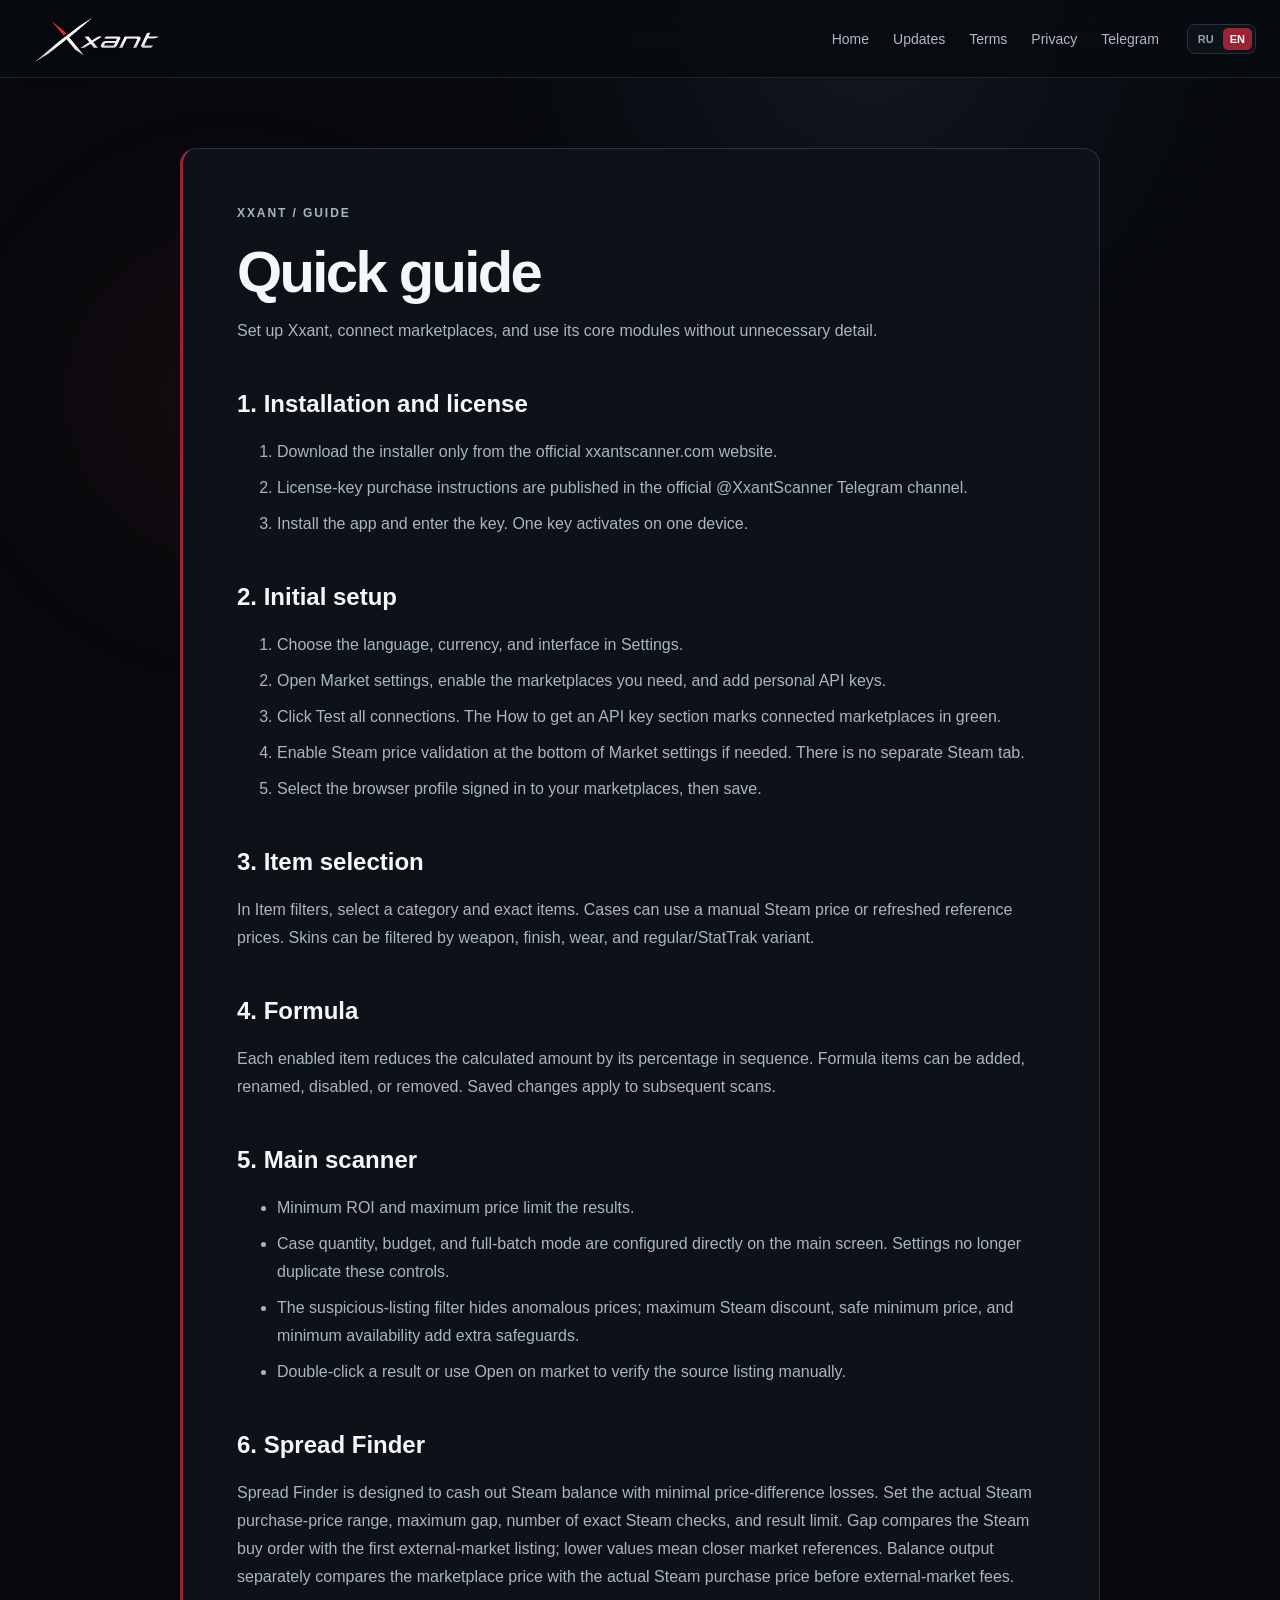
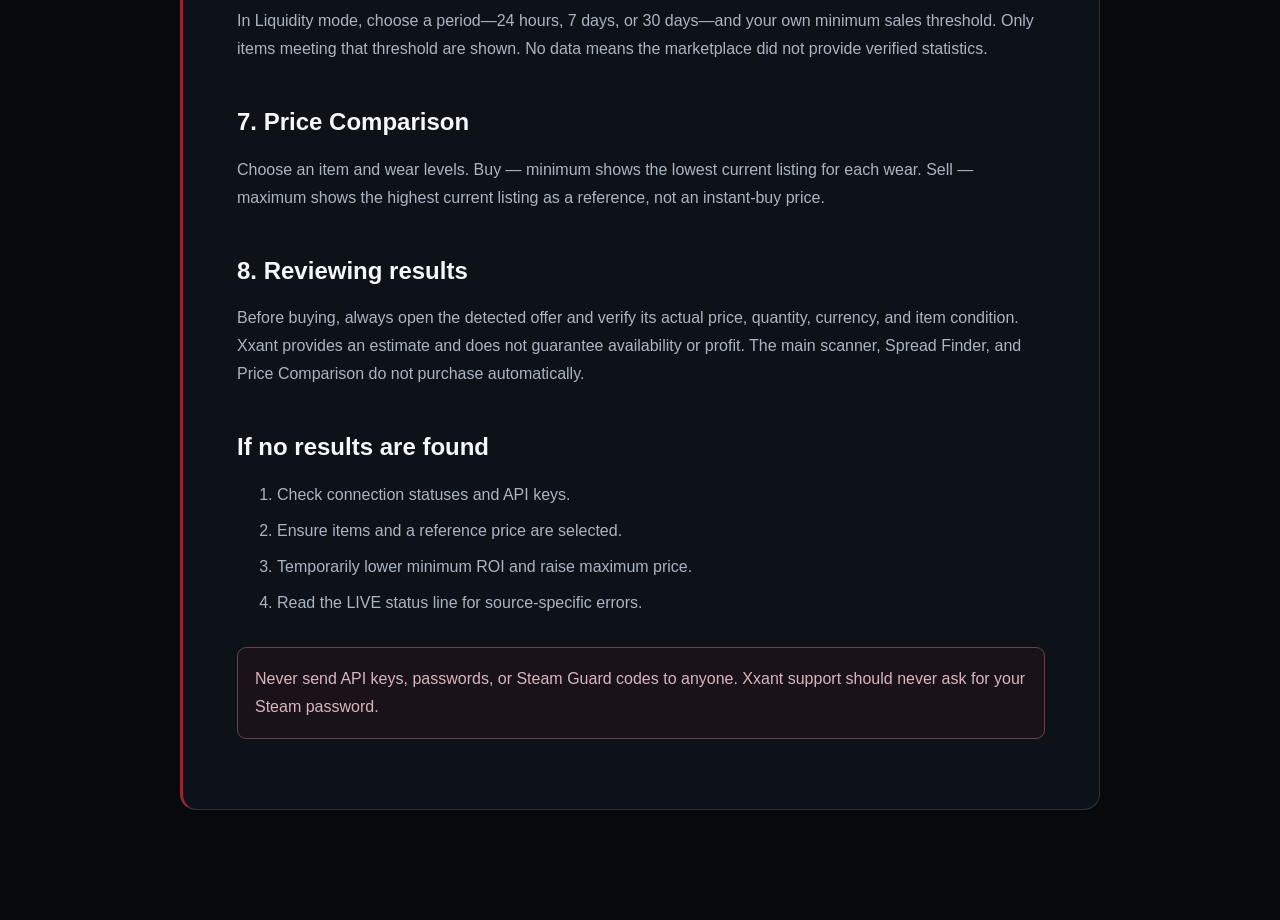
<file: guide.html>
<!doctype html>
<html lang="ru" class="document-page">
<head><meta charset="utf-8"><meta name="viewport" content="width=device-width, initial-scale=1"><meta name="description" content="Руководство по установке, активации и настройке Xxant Scanner."><meta name="robots" content="index, follow"><meta name="theme-color" content="#07090d"><link rel="canonical" href="https://xxantscanner.com/guide.html"><title>Руководство Xxant Scanner</title><link rel="icon" href="site-assets/favicon.png"><link rel="stylesheet" href="styles.css"></head>
<body data-title-ru="Руководство Xxant Scanner" data-title-en="Xxant Scanner guide">
  <header class="site-header"><a class="brand" href="index.html"><img src="site-assets/xxant-logo.png" alt="Xxant"></a><nav class="nav"><a href="index.html" data-ru="Главная" data-en="Home">Главная</a><a href="updates.html" data-ru="Обновления" data-en="Updates">Обновления</a><a href="terms.html" data-ru="Условия" data-en="Terms">Условия</a><a href="privacy.html" data-ru="Конфиденциальность" data-en="Privacy">Конфиденциальность</a><a href="https://t.me/XxantScanner" target="_blank" rel="noopener noreferrer">Telegram</a></nav><div class="header-actions"><button class="lang-switch" type="button"><span class="active">RU</span><span>EN</span></button></div></header>
  <main><article class="document reveal">
    <p class="eyebrow">XXANT / GUIDE</p><h1 data-ru="Краткое руководство" data-en="Quick guide">Краткое руководство</h1><p data-ru="Настройка Xxant, подключение маркетов и работа с основными модулями без лишних деталей." data-en="Set up Xxant, connect marketplaces, and use its core modules without unnecessary detail.">Настройка Xxant, подключение маркетов и работа с основными модулями без лишних деталей.</p>
    <h2 data-ru="1. Установка и лицензия" data-en="1. Installation and license">1. Установка и лицензия</h2><ol><li data-ru="Скачайте установщик только с официального сайта xxantscanner.com." data-en="Download the installer only from the official xxantscanner.com website.">Скачайте установщик только с официального сайта xxantscanner.com.</li><li data-ru="Инструкция по покупке лицензионного ключа публикуется в официальном Telegram-канале @XxantScanner." data-en="License-key purchase instructions are published in the official @XxantScanner Telegram channel.">Инструкция по покупке лицензионного ключа публикуется в официальном Telegram-канале @XxantScanner.</li><li data-ru="Установите программу и введите ключ. Один ключ активируется на одном устройстве." data-en="Install the app and enter the key. One key activates on one device.">Установите программу и введите ключ. Один ключ активируется на одном устройстве.</li></ol>
    <h2 data-ru="2. Первая настройка" data-en="2. Initial setup">2. Первая настройка</h2><ol><li data-ru="В Настройках выберите язык, валюту и интерфейс." data-en="Choose the language, currency, and interface in Settings.">В Настройках выберите язык, валюту и интерфейс.</li><li data-ru="Откройте Настройки маркетов, включите нужные площадки и добавьте личные API-ключи." data-en="Open Market settings, enable the marketplaces you need, and add personal API keys.">Откройте Настройки маркетов, включите нужные площадки и добавьте личные API-ключи.</li><li data-ru="Нажмите Проверить все подключения. В разделе Как получить API-ключ зелёным отмечены уже подключённые площадки." data-en="Click Test all connections. The How to get an API key section marks connected marketplaces in green.">Нажмите Проверить все подключения. В разделе Как получить API-ключ зелёным отмечены уже подключённые площадки.</li><li data-ru="При необходимости включите Проверку цены Steam внизу Настроек маркетов. Отдельной вкладки Steam больше нет." data-en="Enable Steam price validation at the bottom of Market settings if needed. There is no separate Steam tab.">При необходимости включите Проверку цены Steam внизу Настроек маркетов. Отдельной вкладки Steam больше нет.</li><li data-ru="Выберите браузер и профиль, в котором выполнен вход в маркеты, затем сохраните настройки." data-en="Select the browser profile signed in to your marketplaces, then save.">Выберите браузер и профиль, в котором выполнен вход в маркеты, затем сохраните настройки.</li></ol>
    <h2 data-ru="3. Выбор предметов" data-en="3. Item selection">3. Выбор предметов</h2><p data-ru="В разделе Фильтр предметов выберите категорию и конкретные позиции. Для кейсов можно указать ручную Steam-цену или обновить reference-цены через доступный источник. Для скинов выбираются оружие, скин, износ и обычный/StatTrak-вариант." data-en="In Item filters, select a category and exact items. Cases can use a manual Steam price or refreshed reference prices. Skins can be filtered by weapon, finish, wear, and regular/StatTrak variant.">В разделе Фильтр предметов выберите категорию и конкретные позиции. Для кейсов можно указать ручную Steam-цену или обновить reference-цены через доступный источник. Для скинов выбираются оружие, скин, износ и обычный/StatTrak-вариант.</p>
    <h2 data-ru="4. Формула" data-en="4. Formula">4. Формула</h2><p data-ru="Каждый включённый пункт последовательно уменьшает расчётную сумму на указанный процент. Пункты можно добавлять, переименовывать, отключать и удалять. После сохранения новая формула используется в следующих сканированиях." data-en="Each enabled item reduces the calculated amount by its percentage in sequence. Formula items can be added, renamed, disabled, or removed. Saved changes apply to subsequent scans.">Каждый включённый пункт последовательно уменьшает расчётную сумму на указанный процент. Пункты можно добавлять, переименовывать, отключать и удалять. После сохранения новая формула используется в следующих сканированиях.</p>
    <h2 data-ru="5. Главный сканер" data-en="5. Main scanner">5. Главный сканер</h2><ul><li data-ru="Минимальный ROI и максимальная цена ограничивают список результатов." data-en="Minimum ROI and maximum price limit the results.">Минимальный ROI и максимальная цена ограничивают список результатов.</li><li data-ru="Количество кейсов, бюджет и режим полной партии настраиваются прямо на главном экране. В Настройках второй копии этих полей больше нет." data-en="Case quantity, budget, and full-batch mode are configured directly on the main screen. Settings no longer duplicate these controls.">Количество кейсов, бюджет и режим полной партии настраиваются прямо на главном экране. В Настройках второй копии этих полей больше нет.</li><li data-ru="Фильтр подозрительных офферов скрывает аномальные цены; максимальная скидка к Steam, минимальная безопасная цена и минимальное наличие задают дополнительные ограничения." data-en="The suspicious-listing filter hides anomalous prices; maximum Steam discount, safe minimum price, and minimum availability add extra safeguards.">Фильтр подозрительных офферов скрывает аномальные цены; максимальная скидка к Steam, минимальная безопасная цена и минимальное наличие задают дополнительные ограничения.</li><li data-ru="Двойной клик по результату или кнопка Открыть на маркете открывает исходный оффер для ручной проверки." data-en="Double-click a result or use Open on market to verify the source listing manually.">Двойной клик по результату или кнопка Открыть на маркете открывает исходный оффер для ручной проверки.</li></ul>
    <h2 data-ru="6. Spread Finder" data-en="6. Spread Finder">6. Spread Finder</h2><p data-ru="Spread Finder предназначен для вывода Steam-баланса с минимальными потерями на разнице цен. Укажите диапазон фактической цены покупки в Steam, допустимый зазор, число точных Steam-проверок и лимит результатов. Зазор показывает разницу между Steam-автобаем и первым лотом внешнего маркета: чем он меньше, тем ближе рыночные ориентиры. «Выход баланса» отдельно показывает отношение цены маркета к фактической покупке в Steam до комиссии внешнего маркета." data-en="Spread Finder is designed to cash out Steam balance with minimal price-difference losses. Set the actual Steam purchase-price range, maximum gap, number of exact Steam checks, and result limit. Gap compares the Steam buy order with the first external-market listing; lower values mean closer market references. Balance output separately compares the marketplace price with the actual Steam purchase price before external-market fees.">Spread Finder предназначен для вывода Steam-баланса с минимальными потерями на разнице цен. Укажите диапазон фактической цены покупки в Steam, допустимый зазор, число точных Steam-проверок и лимит результатов. Зазор показывает разницу между Steam-автобаем и первым лотом внешнего маркета: чем он меньше, тем ближе рыночные ориентиры. «Выход баланса» отдельно показывает отношение цены маркета к фактической покупке в Steam до комиссии внешнего маркета.</p><p data-ru="В режиме Ликвидность выберите период — 24 часа, 7 или 30 дней — и собственный минимальный порог продаж. Показываются только предметы, которые проходят выбранный порог. «Нет данных» означает, что маркет не предоставил подтверждённую статистику." data-en="In Liquidity mode, choose a period—24 hours, 7 days, or 30 days—and your own minimum sales threshold. Only items meeting that threshold are shown. No data means the marketplace did not provide verified statistics.">В режиме Ликвидность выберите период — 24 часа, 7 или 30 дней — и собственный минимальный порог продаж. Показываются только предметы, которые проходят выбранный порог. «Нет данных» означает, что маркет не предоставил подтверждённую статистику.</p>
    <h2 data-ru="7. Сравнение цен" data-en="7. Price Comparison">7. Сравнение цен</h2><p data-ru="Выберите предмет и нужные износы. Режим Покупка — минимум показывает самый дешёвый текущий лот для каждого износа. Режим Продажа — максимум показывает самый дорогой текущий лот как ориентир, а не цену мгновенного автобая." data-en="Choose an item and wear levels. Buy — minimum shows the lowest current listing for each wear. Sell — maximum shows the highest current listing as a reference, not an instant-buy price.">Выберите предмет и нужные износы. Режим Покупка — минимум показывает самый дешёвый текущий лот для каждого износа. Режим Продажа — максимум показывает самый дорогой текущий лот как ориентир, а не цену мгновенного автобая.</p>
    <h2 data-ru="8. Проверка результата" data-en="8. Reviewing results">8. Проверка результата</h2><p data-ru="Перед покупкой всегда откройте найденный оффер, проверьте фактическую цену, количество, валюту и состояние предмета. Xxant показывает расчётную оценку и не гарантирует наличие или прибыль. Основной сканер, Spread Finder и сравнение цен не совершают покупку автоматически." data-en="Before buying, always open the detected offer and verify its actual price, quantity, currency, and item condition. Xxant provides an estimate and does not guarantee availability or profit. The main scanner, Spread Finder, and Price Comparison do not purchase automatically.">Перед покупкой всегда откройте найденный оффер, проверьте фактическую цену, количество, валюту и состояние предмета. Xxant показывает расчётную оценку и не гарантирует наличие или прибыль. Основной сканер, Spread Finder и сравнение цен не совершают покупку автоматически.</p>
    <h2 data-ru="Если результаты не найдены" data-en="If no results are found">Если результаты не найдены</h2><ol><li data-ru="Проверьте статусы подключений и API-ключи." data-en="Check connection statuses and API keys.">Проверьте статусы подключений и API-ключи.</li><li data-ru="Убедитесь, что выбраны предметы и есть reference-цена." data-en="Ensure items and a reference price are selected.">Убедитесь, что выбраны предметы и есть reference-цена.</li><li data-ru="Временно уменьшите минимальный ROI и увеличьте максимальную цену." data-en="Temporarily lower minimum ROI and raise maximum price.">Временно уменьшите минимальный ROI и увеличьте максимальную цену.</li><li data-ru="Прочитайте строку LIVE: она указывает ошибки конкретных источников." data-en="Read the LIVE status line for source-specific errors.">Прочитайте строку LIVE: она указывает ошибки конкретных источников.</li></ol>
    <p class="notice" data-ru="Никогда не отправляйте API-ключи, пароли или коды Steam Guard другим людям. Поддержка Xxant не должна запрашивать пароль Steam." data-en="Never send API keys, passwords, or Steam Guard codes to anyone. Xxant support should never ask for your Steam password.">Никогда не отправляйте API-ключи, пароли или коды Steam Guard другим людям. Поддержка Xxant не должна запрашивать пароль Steam.</p>
  </article></main><script src="script.js"></script>
</body></html>
</file>
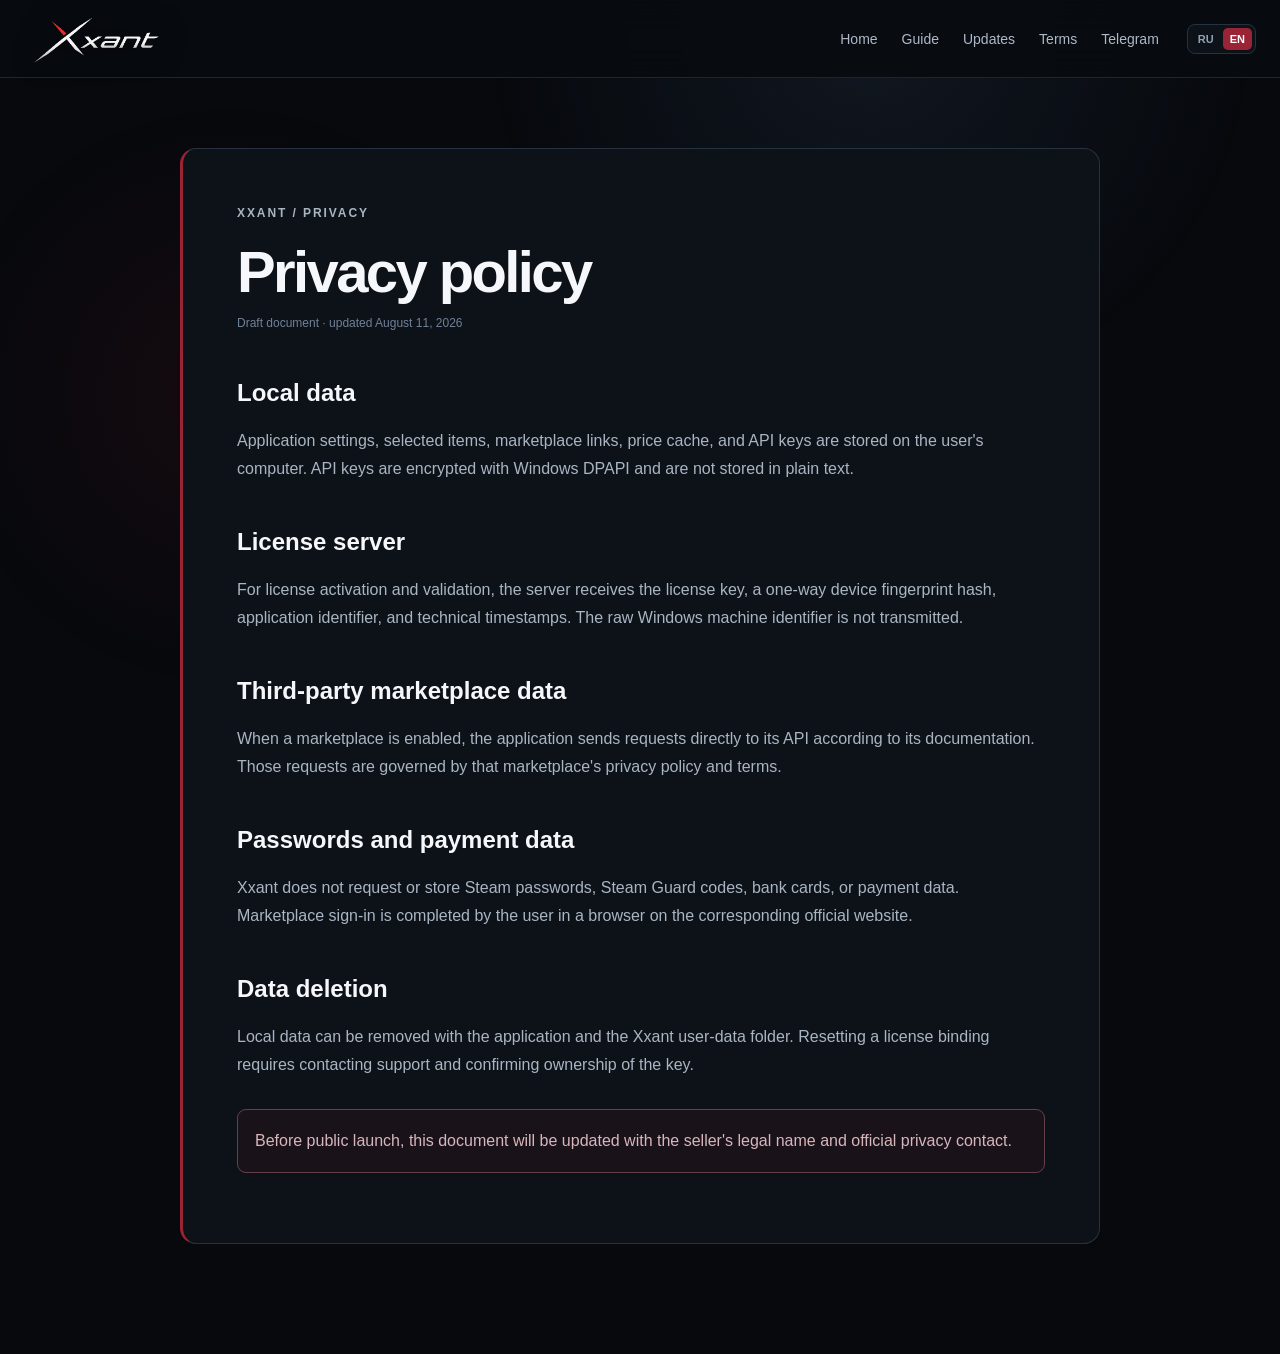
<file: privacy.html>
<!doctype html><html lang="ru" class="document-page"><head><meta charset="utf-8"><meta name="viewport" content="width=device-width, initial-scale=1"><meta name="description" content="Политика конфиденциальности программы Xxant Scanner."><meta name="robots" content="index, follow"><meta name="theme-color" content="#07090d"><link rel="canonical" href="https://xxantscanner.com/privacy.html"><title>Конфиденциальность Xxant Scanner</title><link rel="icon" href="site-assets/favicon.png"><link rel="stylesheet" href="styles.css"></head><body data-title-ru="Конфиденциальность Xxant Scanner" data-title-en="Xxant Scanner privacy">
<header class="site-header"><a class="brand" href="index.html"><img src="site-assets/xxant-logo.png" alt="Xxant"></a><nav class="nav"><a href="index.html" data-ru="Главная" data-en="Home">Главная</a><a href="guide.html" data-ru="Руководство" data-en="Guide">Руководство</a><a href="updates.html" data-ru="Обновления" data-en="Updates">Обновления</a><a href="terms.html" data-ru="Условия" data-en="Terms">Условия</a><a href="https://t.me/XxantScanner" target="_blank" rel="noopener noreferrer">Telegram</a></nav><div class="header-actions"><button class="lang-switch" type="button"><span class="active">RU</span><span>EN</span></button></div></header>
<main><article class="document reveal"><p class="eyebrow">XXANT / PRIVACY</p><h1 data-ru="Политика конфиденциальности" data-en="Privacy policy">Политика конфиденциальности</h1><p class="updated" data-ru="Проект документа · обновлено 11 августа 2026 года" data-en="Draft document · updated August 11, 2026">Проект документа · обновлено 11 августа 2026 года</p>
<h2 data-ru="Локальные данные" data-en="Local data">Локальные данные</h2><p data-ru="Настройки приложения, выбранные предметы, ссылки площадок, кэш цен и API-ключи сохраняются на компьютере пользователя. API-ключи шифруются Windows DPAPI и не хранятся в открытом виде." data-en="Application settings, selected items, marketplace links, price cache, and API keys are stored on the user's computer. API keys are encrypted with Windows DPAPI and are not stored in plain text.">Настройки приложения, выбранные предметы, ссылки площадок, кэш цен и API-ключи сохраняются на компьютере пользователя. API-ключи шифруются Windows DPAPI и не хранятся в открытом виде.</p>
<h2 data-ru="Лицензионный сервер" data-en="License server">Лицензионный сервер</h2><p data-ru="Для активации и проверки лицензии сервер получает лицензионный ключ, необратимый хэш идентификатора устройства, название приложения и технические отметки времени. Сырой идентификатор Windows не передаётся." data-en="For license activation and validation, the server receives the license key, a one-way device fingerprint hash, application identifier, and technical timestamps. The raw Windows machine identifier is not transmitted.">Для активации и проверки лицензии сервер получает лицензионный ключ, необратимый хэш идентификатора устройства, название приложения и технические отметки времени. Сырой идентификатор Windows не передаётся.</p>
<h2 data-ru="Данные сторонних площадок" data-en="Third-party marketplace data">Данные сторонних площадок</h2><p data-ru="Когда пользователь включает площадку, приложение отправляет запросы непосредственно в её API в соответствии с её документацией. Такие запросы регулируются политикой конфиденциальности и условиями этой площадки." data-en="When a marketplace is enabled, the application sends requests directly to its API according to its documentation. Those requests are governed by that marketplace's privacy policy and terms.">Когда пользователь включает площадку, приложение отправляет запросы непосредственно в её API в соответствии с её документацией. Такие запросы регулируются политикой конфиденциальности и условиями этой площадки.</p>
<h2 data-ru="Пароли и платёжные данные" data-en="Passwords and payment data">Пароли и платёжные данные</h2><p data-ru="Xxant не запрашивает и не хранит пароль Steam, коды Steam Guard, банковские карты или платёжные данные. Вход на площадки выполняется пользователем в браузере на соответствующем официальном сайте." data-en="Xxant does not request or store Steam passwords, Steam Guard codes, bank cards, or payment data. Marketplace sign-in is completed by the user in a browser on the corresponding official website.">Xxant не запрашивает и не хранит пароль Steam, коды Steam Guard, банковские карты или платёжные данные. Вход на площадки выполняется пользователем в браузере на соответствующем официальном сайте.</p>
<h2 data-ru="Удаление данных" data-en="Data deletion">Удаление данных</h2><p data-ru="Локальные данные можно удалить вместе с приложением и папкой пользовательских данных Xxant. Для сброса привязки лицензии потребуется обращение в поддержку после подтверждения владения ключом." data-en="Local data can be removed with the application and the Xxant user-data folder. Resetting a license binding requires contacting support and confirming ownership of the key.">Локальные данные можно удалить вместе с приложением и папкой пользовательских данных Xxant. Для сброса привязки лицензии потребуется обращение в поддержку после подтверждения владения ключом.</p>
<p class="notice" data-ru="Перед публичным запуском в этот документ будут добавлены юридическое имя продавца и официальный контакт для обращений." data-en="Before public launch, this document will be updated with the seller's legal name and official privacy contact.">Перед публичным запуском в этот документ будут добавлены юридическое имя продавца и официальный контакт для обращений.</p></article></main><script src="script.js"></script></body></html>
</file>
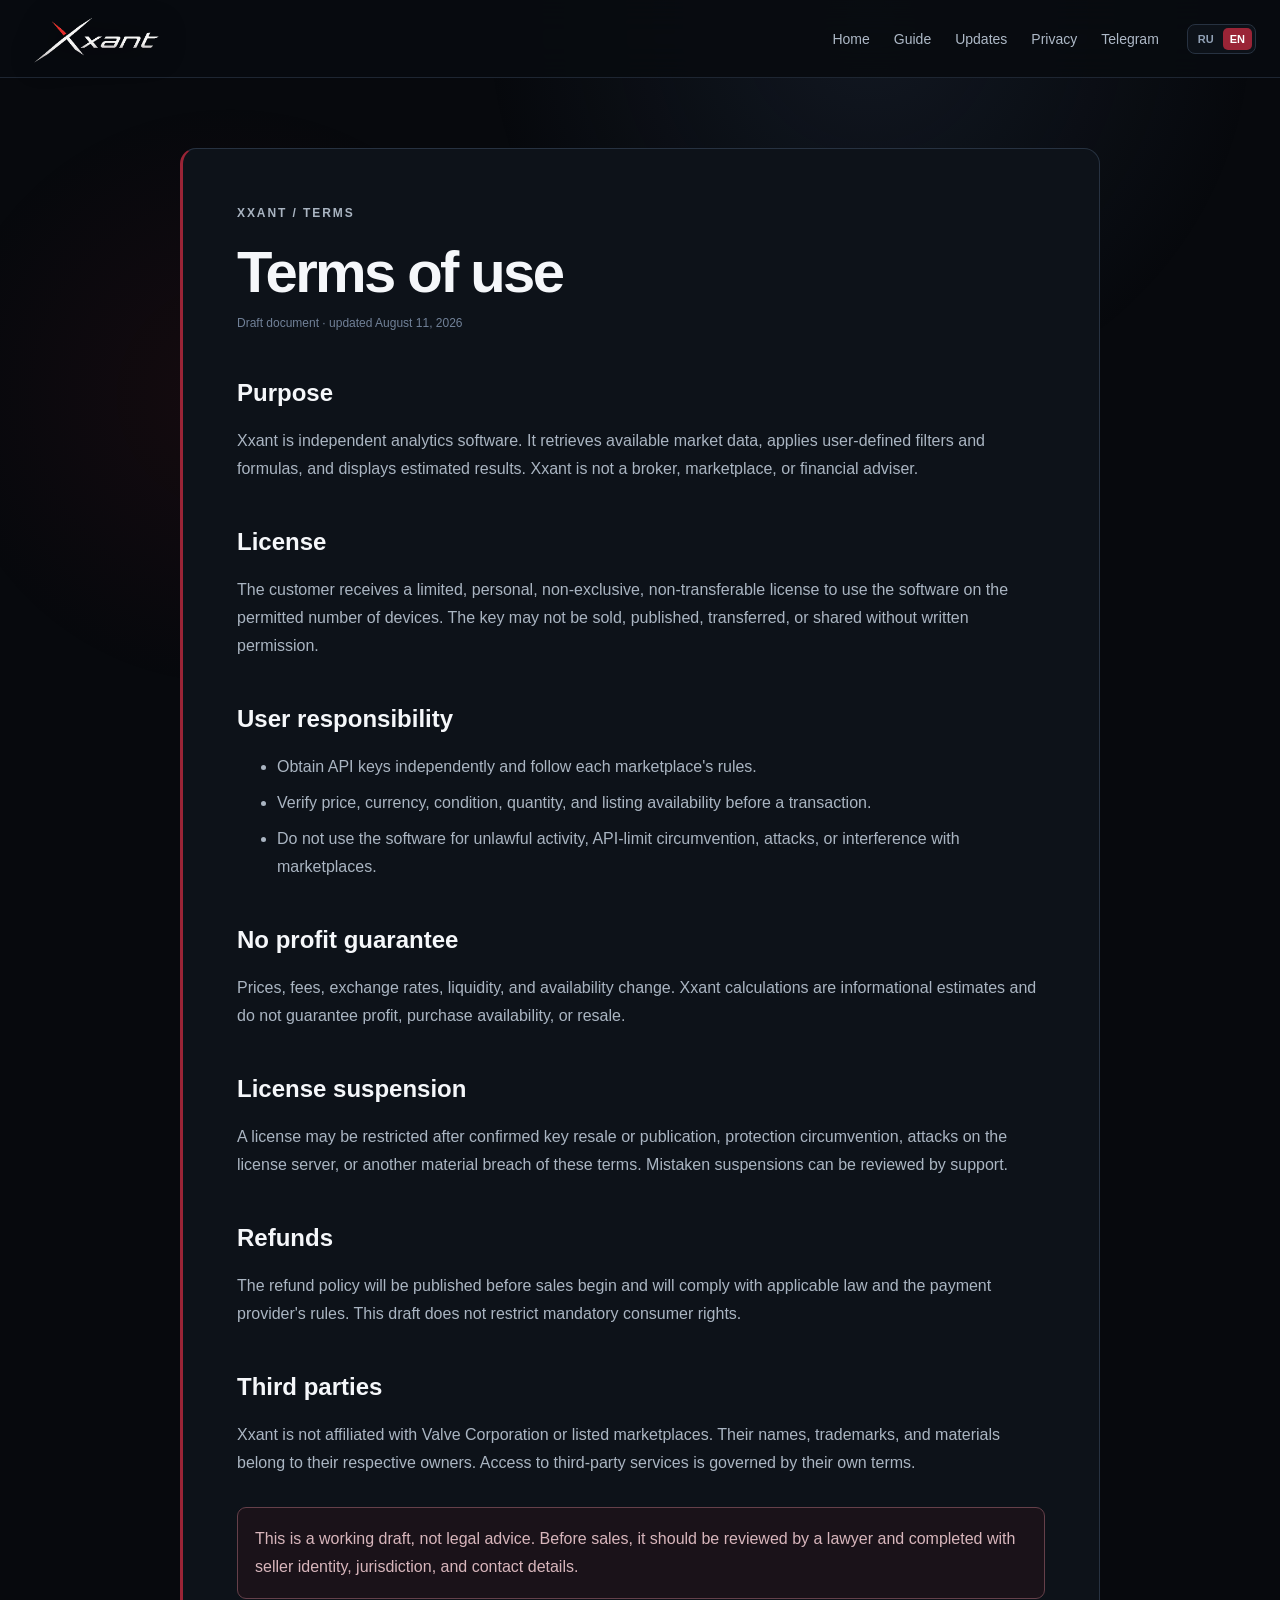
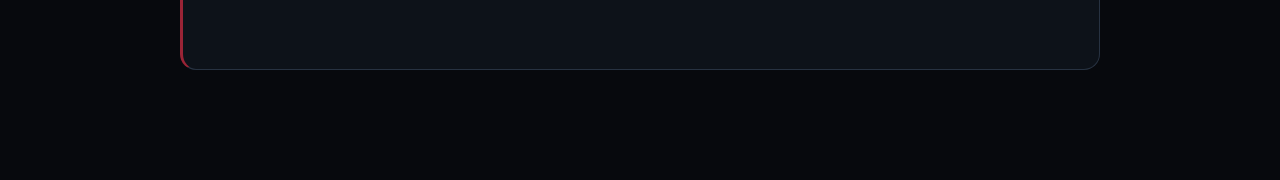
<file: terms.html>
<!doctype html><html lang="ru" class="document-page"><head><meta charset="utf-8"><meta name="viewport" content="width=device-width, initial-scale=1"><meta name="description" content="Условия использования программы Xxant Scanner."><meta name="robots" content="index, follow"><meta name="theme-color" content="#07090d"><link rel="canonical" href="https://xxantscanner.com/terms.html"><title>Условия использования Xxant Scanner</title><link rel="icon" href="site-assets/favicon.png"><link rel="stylesheet" href="styles.css"></head><body data-title-ru="Условия использования Xxant Scanner" data-title-en="Xxant Scanner terms of use">
<header class="site-header"><a class="brand" href="index.html"><img src="site-assets/xxant-logo.png" alt="Xxant"></a><nav class="nav"><a href="index.html" data-ru="Главная" data-en="Home">Главная</a><a href="guide.html" data-ru="Руководство" data-en="Guide">Руководство</a><a href="updates.html" data-ru="Обновления" data-en="Updates">Обновления</a><a href="privacy.html" data-ru="Конфиденциальность" data-en="Privacy">Конфиденциальность</a><a href="https://t.me/XxantScanner" target="_blank" rel="noopener noreferrer">Telegram</a></nav><div class="header-actions"><button class="lang-switch" type="button"><span class="active">RU</span><span>EN</span></button></div></header>
<main><article class="document reveal"><p class="eyebrow">XXANT / TERMS</p><h1 data-ru="Условия использования" data-en="Terms of use">Условия использования</h1><p class="updated" data-ru="Проект документа · обновлено 11 августа 2026 года" data-en="Draft document · updated August 11, 2026">Проект документа · обновлено 11 августа 2026 года</p>
<h2 data-ru="Назначение" data-en="Purpose">Назначение</h2><p data-ru="Xxant является независимым аналитическим программным обеспечением. Оно получает доступные рыночные данные, применяет пользовательские фильтры и формулы и отображает расчётные результаты. Xxant не является брокером, маркетом или финансовым консультантом." data-en="Xxant is independent analytics software. It retrieves available market data, applies user-defined filters and formulas, and displays estimated results. Xxant is not a broker, marketplace, or financial adviser.">Xxant является независимым аналитическим программным обеспечением. Оно получает доступные рыночные данные, применяет пользовательские фильтры и формулы и отображает расчётные результаты. Xxant не является брокером, маркетом или финансовым консультантом.</p>
<h2 data-ru="Лицензия" data-en="License">Лицензия</h2><p data-ru="Покупателю предоставляется ограниченная, личная, неисключительная и непередаваемая лицензия на использование программы на разрешённом количестве устройств. Ключ нельзя продавать, публиковать, передавать или совместно использовать без письменного разрешения." data-en="The customer receives a limited, personal, non-exclusive, non-transferable license to use the software on the permitted number of devices. The key may not be sold, published, transferred, or shared without written permission.">Покупателю предоставляется ограниченная, личная, неисключительная и непередаваемая лицензия на использование программы на разрешённом количестве устройств. Ключ нельзя продавать, публиковать, передавать или совместно использовать без письменного разрешения.</p>
<h2 data-ru="Ответственность пользователя" data-en="User responsibility">Ответственность пользователя</h2><ul><li data-ru="Самостоятельно получать API-ключи и соблюдать правила каждой площадки." data-en="Obtain API keys independently and follow each marketplace's rules.">Самостоятельно получать API-ключи и соблюдать правила каждой площадки.</li><li data-ru="Проверять цену, валюту, состояние, количество и актуальность оффера перед сделкой." data-en="Verify price, currency, condition, quantity, and listing availability before a transaction.">Проверять цену, валюту, состояние, количество и актуальность оффера перед сделкой.</li><li data-ru="Не использовать программу для незаконных действий, обхода ограничений API, атак или вмешательства в работу площадок." data-en="Do not use the software for unlawful activity, API-limit circumvention, attacks, or interference with marketplaces.">Не использовать программу для незаконных действий, обхода ограничений API, атак или вмешательства в работу площадок.</li></ul>
<h2 data-ru="Отсутствие гарантии прибыли" data-en="No profit guarantee">Отсутствие гарантии прибыли</h2><p data-ru="Цены, комиссии, курсы валют, ликвидность и доступность меняются. Расчёты Xxant являются информационной оценкой и не гарантируют прибыль, возможность покупки или последующей продажи." data-en="Prices, fees, exchange rates, liquidity, and availability change. Xxant calculations are informational estimates and do not guarantee profit, purchase availability, or resale.">Цены, комиссии, курсы валют, ликвидность и доступность меняются. Расчёты Xxant являются информационной оценкой и не гарантируют прибыль, возможность покупки или последующей продажи.</p>
<h2 data-ru="Блокировка лицензии" data-en="License suspension">Блокировка лицензии</h2><p data-ru="Лицензия может быть ограничена при подтверждённой перепродаже или публикации ключа, обходе защиты, атаке на сервер лицензий или другом существенном нарушении этих условий. Ошибочная блокировка рассматривается поддержкой." data-en="A license may be restricted after confirmed key resale or publication, protection circumvention, attacks on the license server, or another material breach of these terms. Mistaken suspensions can be reviewed by support.">Лицензия может быть ограничена при подтверждённой перепродаже или публикации ключа, обходе защиты, атаке на сервер лицензий или другом существенном нарушении этих условий. Ошибочная блокировка рассматривается поддержкой.</p>
<h2 data-ru="Возвраты" data-en="Refunds">Возвраты</h2><p data-ru="Условия возврата будут опубликованы до начала продаж и будут соответствовать применимому законодательству и правилам платёжного сервиса. Настоящий проект документа не ограничивает обязательные права потребителя." data-en="The refund policy will be published before sales begin and will comply with applicable law and the payment provider's rules. This draft does not restrict mandatory consumer rights.">Условия возврата будут опубликованы до начала продаж и будут соответствовать применимому законодательству и правилам платёжного сервиса. Настоящий проект документа не ограничивает обязательные права потребителя.</p>
<h2 data-ru="Третьи стороны" data-en="Third parties">Третьи стороны</h2><p data-ru="Xxant не связан с Valve Corporation или перечисленными торговыми площадками. Их названия, товарные знаки и материалы принадлежат соответствующим владельцам. Доступ к сторонним сервисам регулируется их собственными условиями." data-en="Xxant is not affiliated with Valve Corporation or listed marketplaces. Their names, trademarks, and materials belong to their respective owners. Access to third-party services is governed by their own terms.">Xxant не связан с Valve Corporation или перечисленными торговыми площадками. Их названия, товарные знаки и материалы принадлежат соответствующим владельцам. Доступ к сторонним сервисам регулируется их собственными условиями.</p>
<p class="notice" data-ru="Это рабочий проект условий, а не юридическая консультация. Перед продажами документ должен быть проверен юристом и дополнен реквизитами продавца, юрисдикцией и контактами." data-en="This is a working draft, not legal advice. Before sales, it should be reviewed by a lawyer and completed with seller identity, jurisdiction, and contact details.">Это рабочий проект условий, а не юридическая консультация. Перед продажами документ должен быть проверен юристом и дополнен реквизитами продавца, юрисдикцией и контактами.</p></article></main><script src="script.js"></script></body></html>
</file>
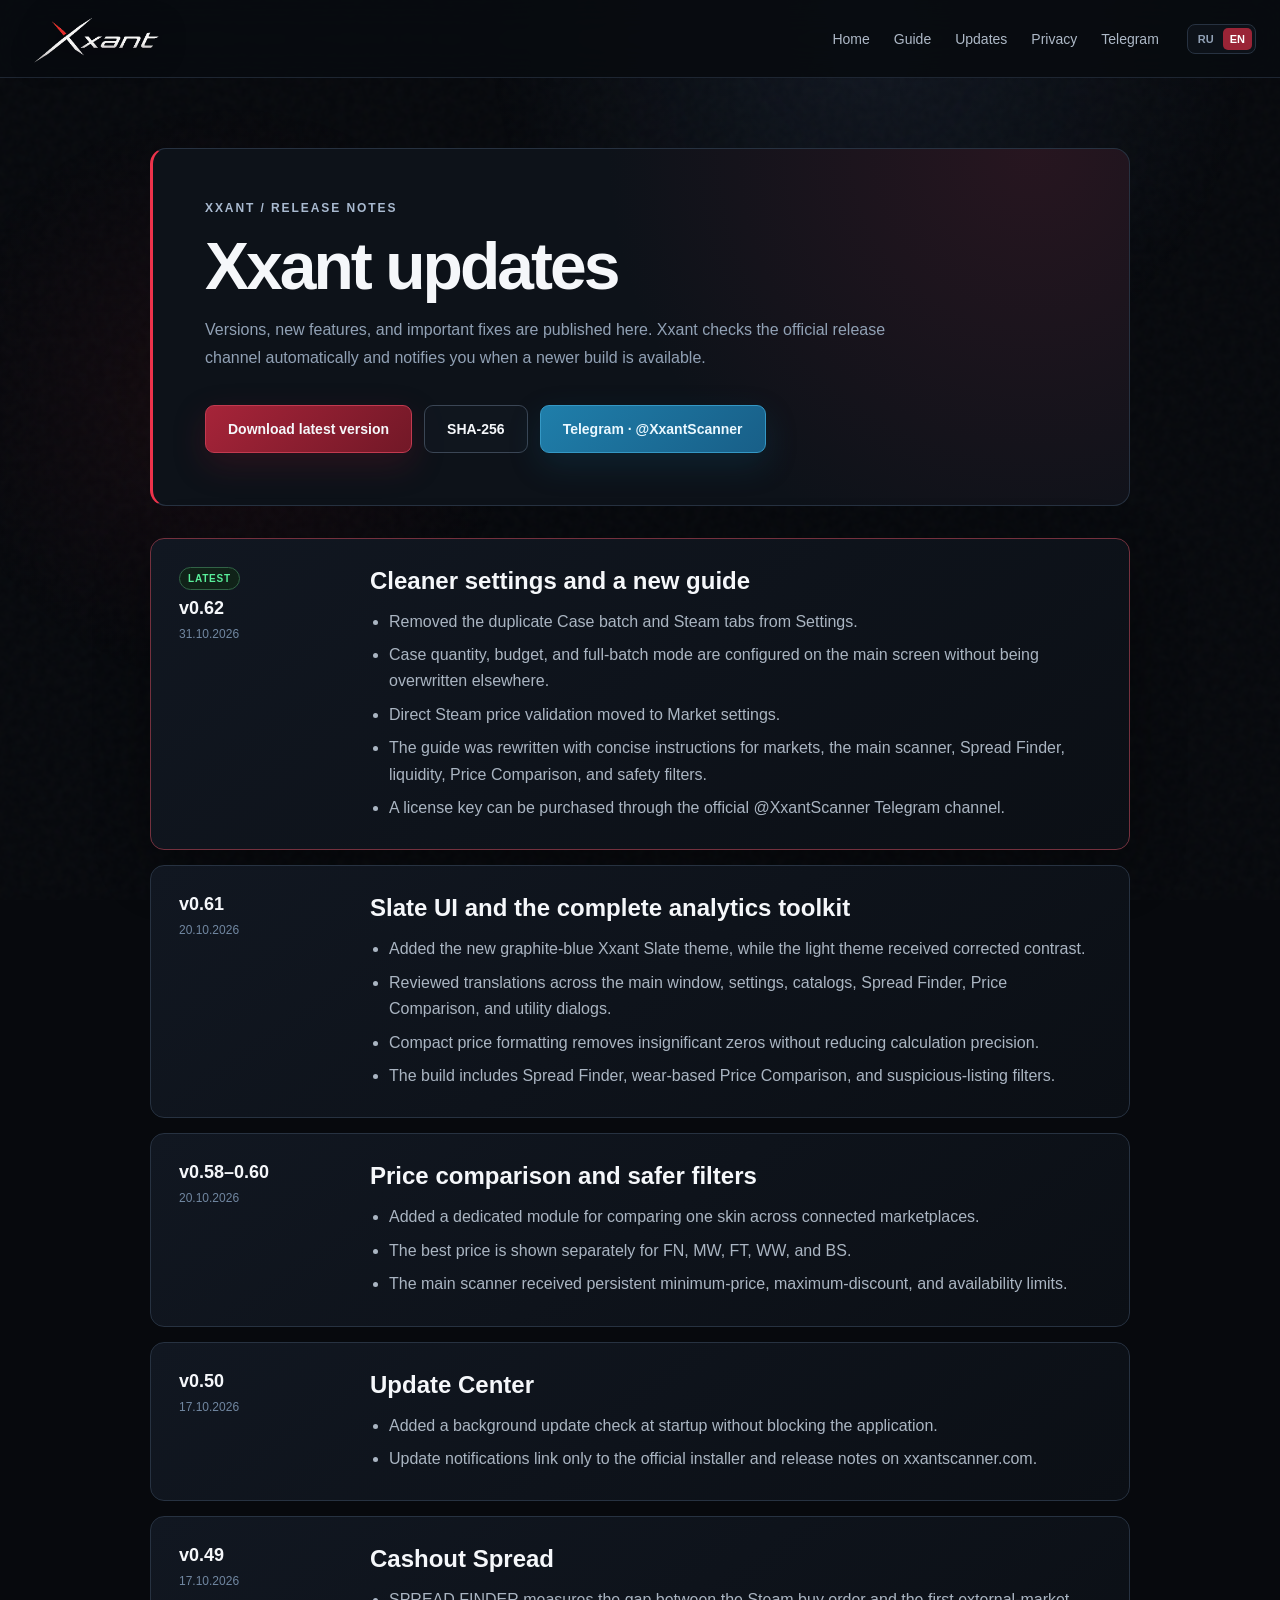
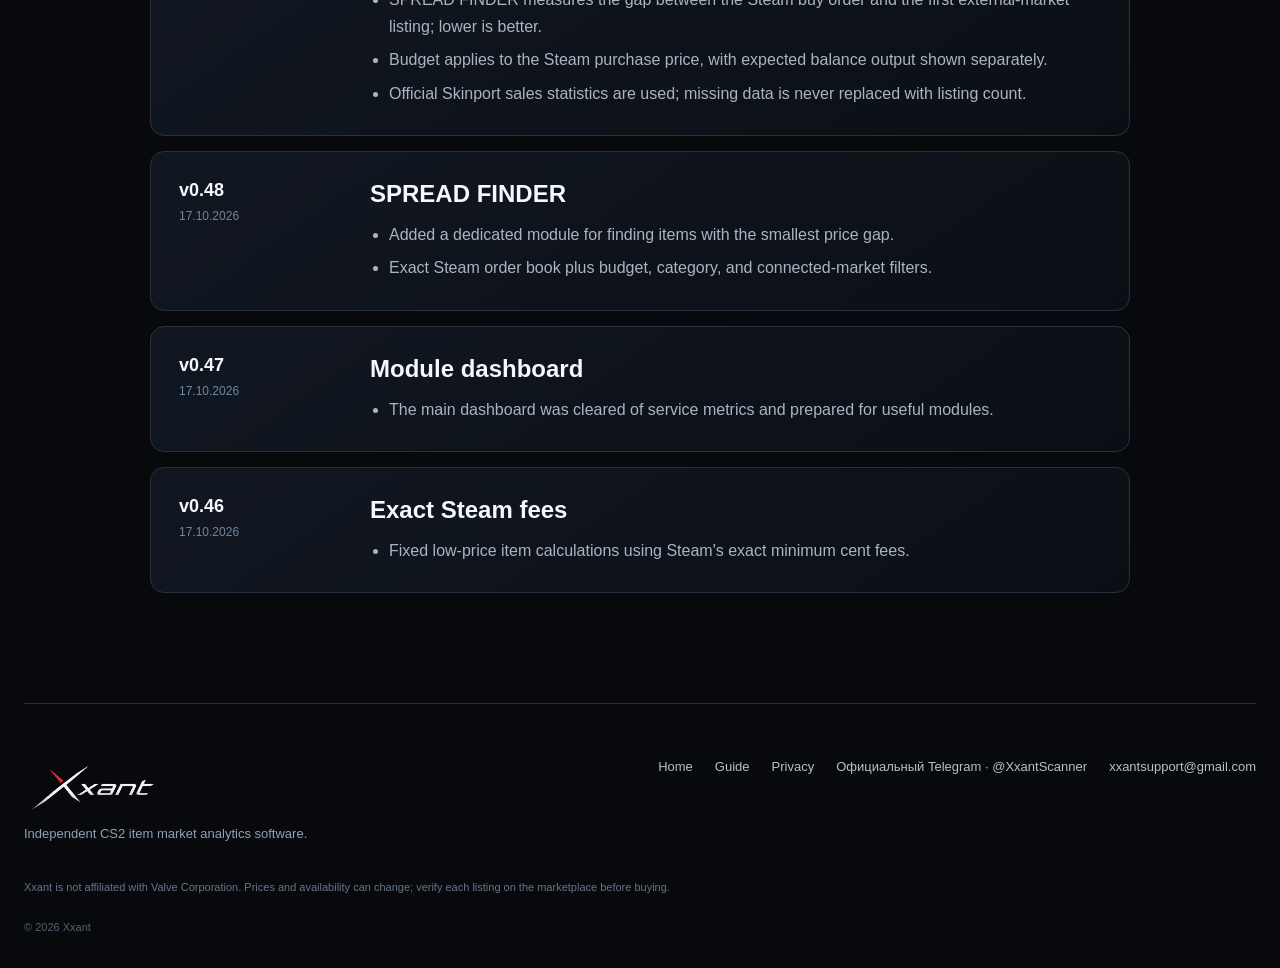
<file: updates.html>
<!doctype html>
<html lang="ru" class="updates-page">
<head>
  <meta charset="utf-8">
  <meta name="viewport" content="width=device-width, initial-scale=1">
  <meta name="description" content="Официальная история обновлений Xxant CS2 Scanner: новые функции, исправления и актуальная версия программы.">
  <meta name="robots" content="index, follow">
  <link rel="canonical" href="https://xxantscanner.com/updates.html">
  <meta name="theme-color" content="#07090d">
  <title>Обновления Xxant CS2 Scanner</title>
  <link rel="icon" href="site-assets/favicon.png">
  <link rel="stylesheet" href="styles.css">
</head>
<body data-title-ru="Обновления Xxant CS2 Scanner" data-title-en="Xxant CS2 Scanner updates">
  <div class="noise" aria-hidden="true"></div>
  <header class="site-header">
    <a class="brand" href="index.html" aria-label="Xxant home"><img src="site-assets/xxant-logo.png" alt="Xxant"></a>
    <button class="nav-toggle" type="button" aria-label="Menu" aria-expanded="false">☰</button>
    <nav class="nav" aria-label="Main navigation">
      <a href="index.html" data-ru="Главная" data-en="Home">Главная</a>
      <a href="guide.html" data-ru="Руководство" data-en="Guide">Руководство</a>
      <a href="updates.html" data-ru="Обновления" data-en="Updates">Обновления</a>
      <a href="privacy.html" data-ru="Конфиденциальность" data-en="Privacy">Конфиденциальность</a>
      <a href="https://t.me/XxantScanner" target="_blank" rel="noopener noreferrer">Telegram</a>
    </nav>
    <div class="header-actions"><button class="lang-switch" type="button" aria-label="Change language"><span class="active">RU</span><span>EN</span></button></div>
  </header>

  <main>
    <section class="updates-intro reveal">
      <p class="eyebrow">XXANT / RELEASE NOTES</p>
      <h1 data-ru="Обновления Xxant" data-en="Xxant updates">Обновления Xxant</h1>
      <p data-ru="Здесь публикуются версии, новые возможности и важные исправления. Xxant проверяет официальный канал автоматически и сообщает, когда доступна более новая сборка." data-en="Versions, new features, and important fixes are published here. Xxant checks the official release channel automatically and notifies you when a newer build is available.">Здесь публикуются версии, новые возможности и важные исправления. Xxant проверяет официальный канал автоматически и сообщает, когда доступна более новая сборка.</p>
      <div class="updates-download"><a class="button button-primary" href="downloads/Xxant-CS2-Scanner-Setup.exe?v=0.62.0" data-ru="Скачать актуальную версию" data-en="Download latest version">Скачать актуальную версию</a><a class="button button-ghost" href="downloads/Xxant-CS2-Scanner-Setup.exe.sha256?v=0.62.0">SHA-256</a><a class="button button-telegram" href="https://t.me/XxantScanner" target="_blank" rel="noopener noreferrer">Telegram · @XxantScanner</a></div>
    </section>

    <section class="release-list" aria-label="Release history">
      <article class="release-card latest reveal">
        <div class="release-meta"><span class="release-badge" data-ru="АКТУАЛЬНАЯ" data-en="LATEST">АКТУАЛЬНАЯ</span><strong>v0.62</strong><time datetime="2026-10-31">31.10.2026</time></div>
        <div class="release-copy"><h2 data-ru="Чистые настройки и новое руководство" data-en="Cleaner settings and a new guide">Чистые настройки и новое руководство</h2><ul><li data-ru="Удалены дублирующие вкладки «Партия кейсов» и «Steam» из окна настроек." data-en="Removed the duplicate Case batch and Steam tabs from Settings.">Удалены дублирующие вкладки «Партия кейсов» и «Steam» из окна настроек.</li><li data-ru="Количество кейсов, бюджет и полная партия настраиваются на главном экране без риска перезаписи из другого раздела." data-en="Case quantity, budget, and full-batch mode are configured on the main screen without being overwritten elsewhere.">Количество кейсов, бюджет и полная партия настраиваются на главном экране без риска перезаписи из другого раздела.</li><li data-ru="Прямая проверка цены Steam перенесена в «Настройки маркетов»." data-en="Direct Steam price validation moved to Market settings.">Прямая проверка цены Steam перенесена в «Настройки маркетов».</li><li data-ru="Руководство переписано коротко и понятно: подключение маркетов, главный сканер, Spread Finder, ликвидность, сравнение цен и защитные фильтры." data-en="The guide was rewritten with concise instructions for markets, the main scanner, Spread Finder, liquidity, Price Comparison, and safety filters.">Руководство переписано коротко и понятно: подключение маркетов, главный сканер, Spread Finder, ликвидность, сравнение цен и защитные фильтры.</li><li data-ru="Лицензионный ключ можно приобрести через официальный Telegram-канал @XxantScanner." data-en="A license key can be purchased through the official @XxantScanner Telegram channel.">Лицензионный ключ можно приобрести через официальный Telegram-канал @XxantScanner.</li></ul></div>
      </article>
      <article class="release-card reveal">
        <div class="release-meta"><strong>v0.61</strong><time datetime="2026-10-20">20.10.2026</time></div>
        <div class="release-copy"><h2 data-ru="Slate UI и полный набор аналитики" data-en="Slate UI and the complete analytics toolkit">Slate UI и полный набор аналитики</h2><ul><li data-ru="Добавлена новая графитово-синяя тема Xxant Slate; светлая тема также получила исправленный контраст." data-en="Added the new graphite-blue Xxant Slate theme, while the light theme received corrected contrast.">Добавлена новая графитово-синяя тема Xxant Slate; светлая тема также получила исправленный контраст.</li><li data-ru="Проверены переводы главного окна, настроек, каталогов, Spread Finder, сравнения цен и служебных окон." data-en="Reviewed translations across the main window, settings, catalogs, Spread Finder, Price Comparison, and utility dialogs.">Проверены переводы главного окна, настроек, каталогов, Spread Finder, сравнения цен и служебных окон.</li><li data-ru="Компактное отображение цен убирает незначащие нули без потери точности расчётов." data-en="Compact price formatting removes insignificant zeros without reducing calculation precision.">Компактное отображение цен убирает незначащие нули без потери точности расчётов.</li><li data-ru="В комплект входят Spread Finder, сравнение цен по износам и фильтры подозрительных офферов." data-en="The build includes Spread Finder, wear-based Price Comparison, and suspicious-listing filters.">В комплект входят Spread Finder, сравнение цен по износам и фильтры подозрительных офферов.</li></ul></div>
      </article>
      <article class="release-card reveal">
        <div class="release-meta"><strong>v0.58–0.60</strong><time datetime="2026-10-20">20.10.2026</time></div>
        <div class="release-copy"><h2 data-ru="Сравнение цен и безопасные фильтры" data-en="Price comparison and safer filters">Сравнение цен и безопасные фильтры</h2><ul><li data-ru="Добавлен отдельный модуль сравнения одного скина на подключённых маркетах." data-en="Added a dedicated module for comparing one skin across connected marketplaces.">Добавлен отдельный модуль сравнения одного скина на подключённых маркетах.</li><li data-ru="Лучшая цена отображается отдельно для FN, MW, FT, WW и BS." data-en="The best price is shown separately for FN, MW, FT, WW, and BS.">Лучшая цена отображается отдельно для FN, MW, FT, WW и BS.</li><li data-ru="Главный сканер получил сохраняемые ограничения минимальной цены, максимальной скидки и доступного количества." data-en="The main scanner received persistent minimum-price, maximum-discount, and availability limits.">Главный сканер получил сохраняемые ограничения минимальной цены, максимальной скидки и доступного количества.</li></ul></div>
      </article>
      <article class="release-card reveal">
        <div class="release-meta"><strong>v0.50</strong><time datetime="2026-10-17">17.10.2026</time></div>
        <div class="release-copy"><h2 data-ru="Центр обновлений" data-en="Update Center">Центр обновлений</h2><ul><li data-ru="Добавлена фоновая проверка новой версии при запуске без блокировки программы." data-en="Added a background update check at startup without blocking the application.">Добавлена фоновая проверка новой версии при запуске без блокировки программы.</li><li data-ru="Уведомление ведёт только на официальный установщик и историю изменений xxantscanner.com." data-en="Update notifications link only to the official installer and release notes on xxantscanner.com.">Уведомление ведёт только на официальный установщик и историю изменений xxantscanner.com.</li></ul></div>
      </article>
      <article class="release-card reveal">
        <div class="release-meta"><strong>v0.49</strong><time datetime="2026-10-17">17.10.2026</time></div>
        <div class="release-copy"><h2>Cashout Spread</h2><ul><li data-ru="SPREAD FINDER считает зазор между Steam автобаем и первым лотом внешнего маркета: меньше — лучше." data-en="SPREAD FINDER measures the gap between the Steam buy order and the first external-market listing; lower is better.">SPREAD FINDER считает зазор между Steam автобаем и первым лотом внешнего маркета: меньше — лучше.</li><li data-ru="Бюджет применяется к цене покупки в Steam, отдельно отображается ожидаемый выход баланса." data-en="Budget applies to the Steam purchase price, with expected balance output shown separately.">Бюджет применяется к цене покупки в Steam, отдельно отображается ожидаемый выход баланса.</li><li data-ru="Для Skinport используется официальная статистика продаж; отсутствие данных не маскируется количеством лотов." data-en="Official Skinport sales statistics are used; missing data is never replaced with listing count.">Для Skinport используется официальная статистика продаж; отсутствие данных не маскируется количеством лотов.</li></ul></div>
      </article>
      <article class="release-card reveal">
        <div class="release-meta"><strong>v0.48</strong><time datetime="2026-10-17">17.10.2026</time></div>
        <div class="release-copy"><h2>SPREAD FINDER</h2><ul><li data-ru="Добавлен отдельный модуль поиска предметов с минимальным ценовым разрывом." data-en="Added a dedicated module for finding items with the smallest price gap.">Добавлен отдельный модуль поиска предметов с минимальным ценовым разрывом.</li><li data-ru="Точная книга ордеров Steam, фильтры бюджета, категорий и подключённых маркетов." data-en="Exact Steam order book plus budget, category, and connected-market filters.">Точная книга ордеров Steam, фильтры бюджета, категорий и подключённых маркетов.</li></ul></div>
      </article>
      <article class="release-card reveal">
        <div class="release-meta"><strong>v0.47</strong><time datetime="2026-10-17">17.10.2026</time></div>
        <div class="release-copy"><h2 data-ru="Панель модулей" data-en="Module dashboard">Панель модулей</h2><ul><li data-ru="Главная панель очищена от служебных карточек и подготовлена для полезных модулей." data-en="The main dashboard was cleared of service metrics and prepared for useful modules.">Главная панель очищена от служебных карточек и подготовлена для полезных модулей.</li></ul></div>
      </article>
      <article class="release-card reveal">
        <div class="release-meta"><strong>v0.46</strong><time datetime="2026-10-17">17.10.2026</time></div>
        <div class="release-copy"><h2 data-ru="Точная комиссия Steam" data-en="Exact Steam fees">Точная комиссия Steam</h2><ul><li data-ru="Исправлен расчёт дешёвых предметов с минимальными сборами Steam в центах." data-en="Fixed low-price item calculations using Steam's exact minimum cent fees.">Исправлен расчёт дешёвых предметов с минимальными сборами Steam в центах.</li></ul></div>
      </article>
    </section>
  </main>

  <footer>
    <div class="footer-brand"><img src="site-assets/xxant-logo.png" alt="Xxant"><p data-ru="Независимый инструмент анализа рынка предметов CS2." data-en="Independent CS2 item market analytics software.">Независимый инструмент анализа рынка предметов CS2.</p></div>
    <div class="footer-links"><a href="index.html" data-ru="Главная" data-en="Home">Главная</a><a href="guide.html" data-ru="Руководство" data-en="Guide">Руководство</a><a href="privacy.html" data-ru="Конфиденциальность" data-en="Privacy">Конфиденциальность</a><a href="https://t.me/XxantScanner" target="_blank" rel="noopener noreferrer">Официальный Telegram · @XxantScanner</a><a href="mailto:xxantsupport@gmail.com">xxantsupport@gmail.com</a></div>
    <p class="legal" data-ru="Xxant не связан с Valve Corporation. Цены и наличие могут изменяться; перед покупкой проверяйте предложение на площадке." data-en="Xxant is not affiliated with Valve Corporation. Prices and availability can change; verify each listing on the marketplace before buying.">Xxant не связан с Valve Corporation. Цены и наличие могут изменяться; перед покупкой проверяйте предложение на площадке.</p>
    <span class="copyright">© 2026 Xxant</span>
  </footer>
  <script src="script.js"></script>
</body>
</html>
</file>
<file: styles.css>
:root {
  color-scheme: dark;
  --bg: #07090d;
  --bg-soft: #0b0f15;
  --panel: #0f141c;
  --panel-2: #131a24;
  --line: #273241;
  --line-soft: #18212d;
  --accent: #9a2436;
  --accent-bright: #ed334b;
  --accent-glow: #ed334b40;
  --green: #59ef9a;
  --text: #f5f7fa;
  --muted: #91a1b5;
  --blue-muted: #7187a1;
  --max: 1240px;
  --radius: 16px;
  font-family: Inter, "Segoe UI", Arial, sans-serif;
}

* { box-sizing: border-box; }
html { scroll-behavior: smooth; }
body { margin: 0; overflow-x: hidden; background: var(--bg); color: var(--text); }
body::before { content: ""; position: fixed; inset: 0; pointer-events: none; background: radial-gradient(circle at 68% 3%, #26354b55, transparent 31%), radial-gradient(circle at 18% 44%, #7a152220, transparent 25%); z-index: -2; }
.noise { position: fixed; inset: 0; z-index: -1; opacity: .05; pointer-events: none; background-image: url("data:image/svg+xml,%3Csvg viewBox='0 0 120 120' xmlns='http://www.w3.org/2000/svg'%3E%3Cfilter id='n'%3E%3CfeTurbulence type='fractalNoise' baseFrequency='.9' numOctaves='2' stitchTiles='stitch'/%3E%3C/filter%3E%3Crect width='100%25' height='100%25' filter='url(%23n)' opacity='.55'/%3E%3C/svg%3E"); }
a { color: inherit; text-decoration: none; }
button, input { font: inherit; }
img { max-width: 100%; display: block; }

.site-header { position: sticky; top: 0; z-index: 50; width: 100%; min-height: 78px; display: flex; align-items: center; gap: 28px; padding: 10px max(24px, calc((100vw - var(--max)) / 2)); border-bottom: 1px solid #273140b8; background: #080b10e8; backdrop-filter: blur(18px); }
.brand { width: 142px; flex: 0 0 auto; }
.brand img { width: 100%; height: 55px; object-fit: contain; filter: drop-shadow(0 0 16px #000); }
.nav { display: flex; align-items: center; gap: 24px; margin-left: auto; }
.nav a { color: #aeb9c7; font-size: 14px; transition: color .2s ease; }
.nav a:hover { color: #fff; }
.header-actions { display: flex; align-items: center; gap: 12px; }
.lang-switch { display: flex; gap: 2px; padding: 3px; border: 1px solid var(--line); border-radius: 8px; background: #0d1219; color: var(--muted); cursor: pointer; }
.lang-switch span { padding: 5px 7px; border-radius: 5px; font-size: 11px; font-weight: 800; }
.lang-switch .active { color: #fff; background: var(--accent); }
.nav-toggle { display: none; margin-left: auto; color: #fff; background: none; border: 0; font-size: 24px; }

.section { width: min(var(--max), calc(100% - 48px)); margin: 0 auto; padding: 110px 0; }
.hero { min-height: calc(100vh - 78px); display: grid; grid-template-columns: .9fr 1.1fr; align-items: center; gap: 64px; padding-top: 70px; }
.eyebrow { margin: 0 0 18px; color: #a9bad0; font-size: 12px; font-weight: 800; letter-spacing: .16em; text-transform: uppercase; }
.pulse { display: inline-block; width: 7px; height: 7px; margin-right: 9px; border-radius: 50%; background: var(--green); box-shadow: 0 0 14px var(--green); }
h1 { max-width: 770px; margin: 0; font-size: clamp(42px, 5.3vw, 76px); line-height: 1.02; letter-spacing: -.045em; text-wrap: balance; }
.hero-lead { max-width: 690px; margin: 28px 0 0; color: #aab6c4; font-size: clamp(16px, 1.5vw, 19px); line-height: 1.7; }
.hero-actions { display: flex; flex-wrap: wrap; gap: 12px; margin-top: 34px; }
.button { display: inline-flex; justify-content: center; align-items: center; min-height: 48px; padding: 0 22px; border: 1px solid transparent; border-radius: 9px; font-weight: 750; font-size: 14px; cursor: pointer; transition: transform .18s ease, border-color .18s ease, background .18s ease; }
.button:hover { transform: translateY(-2px); }
.button:disabled { cursor: not-allowed; opacity: .55; transform: none; }
.button-primary { background: linear-gradient(135deg, #a62439, #721827); border-color: #c23a50; box-shadow: 0 12px 32px #79172845; }
.button-primary:hover { background: linear-gradient(135deg, #bb2c43, #812033); }
.button-ghost, .button-outline { background: #111720cc; border-color: #3b4655; }
.button-ghost:hover, .button-outline:hover { border-color: #7b3342; background: #171e28; }
.button-telegram { color: #eaf8ff; background: linear-gradient(135deg, #1f7eaa, #185f88); border-color: #3598c5; box-shadow: 0 12px 32px #12608638; }
.button-telegram:hover { background: linear-gradient(135deg, #2991c1, #1b6b98); }
.button-small { min-height: 38px; padding: 0 15px; font-size: 12px; }
.hero-notes { display: flex; flex-wrap: wrap; gap: 8px 20px; margin-top: 34px; color: var(--blue-muted); font-size: 12px; }
.hero-notes span::before { content: "✓"; margin-right: 7px; color: var(--green); }
.hero-visual { position: relative; min-width: 0; }
.terminal-glow { position: absolute; inset: 10% 5%; border-radius: 50%; background: #a51c3352; filter: blur(80px); }
.app-window { position: relative; overflow: hidden; border: 1px solid #354150; border-radius: 15px; background: #0c1016; box-shadow: 0 45px 110px #000c; transform: perspective(1300px) rotateY(-5deg) rotateX(2deg); }
.window-bar { height: 34px; display: flex; align-items: center; gap: 6px; padding: 0 12px; border-bottom: 1px solid var(--line); background: #111720; }
.window-bar span { width: 8px; height: 8px; border-radius: 50%; background: #465160; }
.window-bar span:first-child { background: var(--accent-bright); }
.window-bar b { margin-left: auto; color: #708095; font-size: 9px; letter-spacing: .14em; }
.app-window img { width: 100%; min-height: 380px; object-fit: cover; object-position: top left; }
.float-card { position: absolute; z-index: 2; min-width: 150px; display: grid; gap: 4px; padding: 15px 17px; border: 1px solid #3a4655; border-left: 3px solid var(--accent-bright); border-radius: 10px; background: #0c1118ee; box-shadow: 0 15px 45px #000b; backdrop-filter: blur(12px); }
.float-card small { color: #74869d; font-size: 9px; font-weight: 800; letter-spacing: .14em; }
.float-card strong { color: var(--green); font-size: 20px; }
.float-card span { color: #9aa8b9; font-size: 10px; }
.float-card-top { top: 10%; right: -24px; }
.float-card-bottom { left: -30px; bottom: 8%; }

.proof-strip { width: min(var(--max), calc(100% - 48px)); margin: 0 auto; display: grid; grid-template-columns: repeat(4, 1fr); border: 1px solid var(--line); border-radius: var(--radius); background: #0c1118c9; box-shadow: 0 20px 60px #0005; }
.proof-strip div { min-height: 100px; display: flex; flex-direction: column; justify-content: center; gap: 7px; padding: 22px; border-right: 1px solid var(--line-soft); }
.proof-strip div:last-child { border-right: 0; }
.proof-strip strong { font-size: 14px; }
.proof-strip span { color: var(--muted); font-size: 12px; line-height: 1.5; }

.section-heading { max-width: 720px; margin-bottom: 48px; }
.section-heading h2, .security h2, .access h2 { margin: 0; font-size: clamp(32px, 4vw, 54px); line-height: 1.08; letter-spacing: -.035em; }
.section-heading > p:last-child, .security-copy > p, .access-panel > div > p:last-child { color: var(--muted); font-size: 16px; line-height: 1.7; }
.feature-grid { display: grid; grid-template-columns: repeat(3, 1fr); gap: 14px; }
.feature-card { min-height: 245px; padding: 26px; border: 1px solid var(--line); border-radius: 13px; background: linear-gradient(145deg, #111721, #0b0f15); transition: transform .22s ease, border-color .22s ease; }
.feature-card:hover { transform: translateY(-5px); border-color: #803140; }
.feature-index { display: inline-grid; place-items: center; width: 38px; height: 28px; border: 1px solid #69303b; border-radius: 6px; color: #e75a6e; background: #48141d55; font: 800 11px/1 monospace; }
.feature-card h3 { margin: 32px 0 12px; font-size: 19px; }
.feature-card p { margin: 0; color: var(--muted); font-size: 14px; line-height: 1.65; }

.modules { padding-top: 55px; }
.module-panel { display: grid; grid-template-columns: minmax(0, 1.15fr) minmax(360px, .85fr); gap: 36px; align-items: center; margin-top: 22px; padding: 28px; border: 1px solid var(--line); border-radius: 16px; background: linear-gradient(145deg, #111821, #0a0f15); box-shadow: 0 22px 65px #0005; }
.module-panel-featured { border-color: #5c3440; background: radial-gradient(circle at 8% 0, #8b23383b, transparent 38%), linear-gradient(145deg, #111821, #0a0f15); }
.module-visual { min-width: 0; overflow: hidden; padding: 0; border: 1px solid #384554; border-radius: 12px; background: #070a0e; cursor: zoom-in; box-shadow: 0 20px 48px #0009; }
.module-visual img { width: 100%; aspect-ratio: 16 / 9; object-fit: cover; object-position: top left; transition: transform .3s ease, filter .3s ease; }
.module-visual:hover img { transform: scale(1.012); filter: brightness(1.06); }
.module-copy h3 { margin: 10px 0 16px; font-size: clamp(25px, 3vw, 38px); line-height: 1.12; letter-spacing: -.025em; }
.module-copy > p { margin: 0; color: #aab6c4; line-height: 1.72; }
.module-kicker { color: #e05b70; font-size: 11px; font-weight: 900; letter-spacing: .16em; }
.module-points { display: grid; gap: 9px; margin: 20px 0 0; padding: 0; list-style: none; }
.module-points li { position: relative; padding-left: 22px; color: #c3cdd9; font-size: 13px; line-height: 1.6; }
.module-points li::before { content: "✓"; position: absolute; left: 0; top: 0; color: var(--green); font-weight: 900; }
.module-disclaimer { display: block; margin-top: 18px; padding: 12px 14px; border-left: 2px solid #4c87aa; border-radius: 0 7px 7px 0; background: #10202a; color: #91afc3; font-size: 11px; line-height: 1.55; }

.workflow { border-top: 1px solid var(--line-soft); border-bottom: 1px solid var(--line-soft); }
.steps { display: grid; gap: 12px; }
.step { display: grid; grid-template-columns: 90px 1fr; gap: 26px; align-items: center; padding: 25px; border: 1px solid var(--line); border-radius: 13px; background: #0e131b; }
.step-number { display: grid; place-items: center; width: 68px; height: 68px; border: 1px solid #73303c; border-radius: 50%; color: #fff; background: radial-gradient(circle, #861f31, #371018); font-size: 22px; font-weight: 900; }
.step h3 { margin: 0 0 8px; font-size: 20px; }
.step p { margin: 0; color: var(--muted); line-height: 1.6; }

.gallery { display: grid; grid-template-columns: repeat(2, 1fr); gap: 16px; }
.shot { position: relative; min-width: 0; overflow: hidden; padding: 0; border: 1px solid var(--line); border-radius: 13px; background: #0e131a; color: #fff; cursor: zoom-in; text-align: left; box-shadow: 0 15px 45px #0005; }
.shot-wide { grid-column: 1 / -1; }
.shot img { width: 100%; aspect-ratio: 16 / 9; object-fit: cover; object-position: top; transition: transform .35s ease, filter .35s ease; }
.shot:hover img { transform: scale(1.015); filter: brightness(1.08); }
.shot span { position: absolute; left: 18px; bottom: 16px; padding: 8px 11px; border: 1px solid #4b5663; border-radius: 7px; background: #080b10dd; font-size: 12px; font-weight: 700; backdrop-filter: blur(10px); }
.development-note { margin: 20px 0 0; padding: 16px 18px; border: 1px solid #665132; border-left: 3px solid #d29a38; border-radius: 10px; background: #231b0f; color: #d7c39f; font-size: 13px; line-height: 1.65; }

.markets { text-align: center; }
.markets .section-heading { margin-inline: auto; }
.market-cloud { display: flex; flex-wrap: wrap; justify-content: center; gap: 10px; }
.market-cloud span { padding: 13px 19px; border: 1px solid var(--line); border-radius: 9px; background: #0d1219; color: #d8dee8; font-size: 14px; transition: border-color .2s ease, color .2s ease; }
.market-cloud span:hover { color: #fff; border-color: #863342; }

.telegram-section { display: grid; grid-template-columns: 1fr auto; gap: 40px; align-items: center; padding: 38px 42px; border: 1px solid #285b78; border-left: 4px solid #2b9bc8; border-radius: 16px; background: radial-gradient(circle at 95% 0, #218db33b, transparent 42%), #0d141b; box-shadow: 0 24px 70px #0005; }
.telegram-section .eyebrow { margin-bottom: 10px; color: #7fc4e3; }
.telegram-section h2 { margin: 0; font-size: clamp(28px, 3vw, 43px); letter-spacing: -.03em; }
.telegram-section p:not(.eyebrow) { max-width: 760px; margin: 14px 0 0; color: var(--muted); line-height: 1.65; }
.telegram-cta { min-width: 220px; }

.security { display: grid; grid-template-columns: 1fr 1fr; gap: 70px; align-items: center; padding-inline: 50px; border: 1px solid var(--line); border-left: 4px solid var(--accent); border-radius: var(--radius); background: linear-gradient(135deg, #121923, #090d12); }
.security-copy > p { margin: 24px 0; }
.text-link { color: #ed6377; font-weight: 700; }
.security-list { display: grid; gap: 10px; }
.security-list div { display: grid; grid-template-columns: 50px 1fr; align-items: center; min-height: 65px; padding: 10px 16px; border: 1px solid var(--line); border-radius: 10px; background: #0b1016; }
.security-list b { color: #d64a5f; font-family: monospace; }
.security-list span { color: #c4ceda; font-size: 14px; }

.access-panel { display: grid; grid-template-columns: 1.5fr .75fr; gap: 50px; align-items: center; padding: 45px; border: 1px solid #66303a; border-radius: 18px; background: radial-gradient(circle at 90% 0, #89213a38, transparent 42%), #10151d; box-shadow: 0 30px 80px #0006; }
.access-card { display: grid; gap: 11px; padding: 24px; border: 1px solid #3c4653; border-radius: 13px; background: #090d12; }
.access-card > span, .access-card small { color: var(--muted); }
.access-card strong { font-size: 24px; }
.access-card .button { margin-top: 8px; }

.faq-list { border-top: 1px solid var(--line); }
.faq details { border-bottom: 1px solid var(--line); }
.faq summary { position: relative; padding: 23px 50px 23px 4px; cursor: pointer; list-style: none; font-size: 17px; font-weight: 700; }
.faq summary::-webkit-details-marker { display: none; }
.faq summary::after { content: "+"; position: absolute; right: 8px; top: 18px; color: #e04f64; font-size: 26px; font-weight: 400; }
.faq details[open] summary::after { content: "−"; }
.faq details p { max-width: 820px; margin: -4px 0 23px; color: var(--muted); line-height: 1.7; }

footer { width: min(var(--max), calc(100% - 48px)); margin: 0 auto; display: grid; grid-template-columns: 1fr auto; gap: 25px 50px; padding: 55px 0 35px; border-top: 1px solid var(--line); }
.footer-brand img { width: 135px; }
.footer-brand p { color: var(--muted); font-size: 13px; }
.footer-links { display: flex; flex-wrap: wrap; gap: 22px; align-items: start; color: #b6c0cd; font-size: 13px; }
.footer-links a:hover { color: #fff; }
.legal { grid-column: 1 / -1; max-width: 1000px; margin: 0; color: #657589; font-size: 11px; line-height: 1.6; }
.copyright { color: #526174; font-size: 11px; }

.image-modal { width: min(94vw, 1600px); max-width: none; padding: 8px; border: 1px solid #4b5664; border-radius: 13px; background: #080b10; box-shadow: 0 30px 100px #000; }
.image-modal::backdrop { background: #010204dc; backdrop-filter: blur(8px); }
.image-modal img { width: 100%; max-height: 88vh; object-fit: contain; }
.image-modal button { position: absolute; top: 15px; right: 16px; z-index: 2; width: 42px; height: 42px; border: 1px solid #586270; border-radius: 50%; background: #080b10dc; color: #fff; font-size: 25px; cursor: pointer; }

.reveal { opacity: 0; transform: translateY(18px); transition: opacity .6s ease, transform .6s ease; }
.reveal.visible { opacity: 1; transform: none; }

.document-page main { width: min(920px, calc(100% - 40px)); margin: 0 auto; padding: 70px 0 110px; }
.document { padding: clamp(24px, 5vw, 54px); border: 1px solid var(--line); border-left: 3px solid var(--accent); border-radius: var(--radius); background: #0d1219; }
.document h1 { font-size: clamp(34px, 5vw, 58px); }
.document h2 { margin-top: 45px; font-size: 24px; }
.document h3 { margin-top: 28px; }
.document p, .document li { color: #aab5c2; line-height: 1.75; }
.document li + li { margin-top: 8px; }
.document .notice { margin-top: 30px; padding: 17px; border: 1px solid #65404a; border-radius: 9px; background: #35131a55; color: #d8b6bc; }
.document .updated { color: #718198; font-size: 12px; }
.doc-nav { display: flex; gap: 12px; margin-bottom: 24px; }

.updates-page main { width: min(980px, calc(100% - 40px)); margin: 0 auto; padding: 70px 0 110px; }
.updates-intro { margin-bottom: 32px; padding: clamp(25px, 5vw, 52px); border: 1px solid var(--line); border-left: 3px solid var(--accent-bright); border-radius: var(--radius); background: radial-gradient(circle at 90% 0, #8e233a33, transparent 45%), #0d1219; }
.updates-intro h1 { font-size: clamp(38px, 6vw, 66px); }
.updates-intro > p:not(.eyebrow) { max-width: 720px; color: var(--muted); line-height: 1.7; }
.release-list { display: grid; gap: 15px; }
.release-card { display: grid; grid-template-columns: 165px 1fr; gap: 26px; padding: 28px; border: 1px solid var(--line); border-radius: 14px; background: linear-gradient(145deg, #111721, #0b0f15); }
.release-card.latest { border-color: #74313e; box-shadow: 0 18px 55px #0005; }
.release-meta { display: flex; flex-direction: column; gap: 8px; }
.release-meta strong { font-size: 18px; }
.release-meta time { color: var(--blue-muted); font-size: 12px; }
.release-badge { width: fit-content; padding: 5px 8px; border: 1px solid #316346; border-radius: 999px; color: var(--green); background: #102218; font-size: 10px; font-weight: 800; letter-spacing: .08em; }
.release-copy h2 { margin: 0 0 14px; font-size: 24px; }
.release-copy ul { margin: 0; padding-left: 19px; color: #aab5c2; line-height: 1.65; }
.release-copy li + li { margin-top: 7px; }
.updates-download { display: flex; flex-wrap: wrap; gap: 12px; margin-top: 34px; }

@media (max-width: 1000px) {
  .nav-toggle { display: block; }
  .nav { position: absolute; top: 77px; left: 18px; right: 18px; display: none; flex-direction: column; align-items: stretch; gap: 0; padding: 10px; border: 1px solid var(--line); border-radius: 12px; background: #0b1017fa; box-shadow: 0 25px 70px #000a; }
  .nav.open { display: flex; }
  .nav a { padding: 13px; }
  .header-actions .button { display: none; }
  .hero { grid-template-columns: 1fr; padding-top: 80px; }
  .hero-copy { max-width: 800px; }
  .hero-visual { width: min(900px, 100%); margin: 0 auto; }
  .proof-strip { grid-template-columns: repeat(2, 1fr); }
  .proof-strip div:nth-child(2) { border-right: 0; }
  .proof-strip div:nth-child(-n+2) { border-bottom: 1px solid var(--line-soft); }
  .feature-grid { grid-template-columns: repeat(2, 1fr); }
  .module-panel { grid-template-columns: 1fr; }
  .module-panel .module-visual { order: -1; }
  .security { grid-template-columns: 1fr; gap: 35px; }
  .telegram-section { grid-template-columns: 1fr; }
  .telegram-cta { width: fit-content; }
}

@media (max-width: 680px) {
  .site-header { min-height: 68px; padding-inline: 18px; }
  .brand { width: 112px; }
  .brand img { height: 46px; }
  .nav { top: 67px; }
  .section { width: min(100% - 30px, var(--max)); padding: 78px 0; }
  .hero { min-height: auto; gap: 52px; }
  h1 { font-size: clamp(38px, 11vw, 54px); }
  .app-window { transform: none; }
  .app-window img { min-height: 250px; }
  .float-card { display: none; }
  .proof-strip { width: calc(100% - 30px); grid-template-columns: 1fr; }
  .proof-strip div, .proof-strip div:nth-child(2) { border-right: 0; border-bottom: 1px solid var(--line-soft); }
  .proof-strip div:last-child { border-bottom: 0; }
  .feature-grid, .gallery { grid-template-columns: 1fr; }
  .shot-wide { grid-column: auto; }
  .feature-card { min-height: 220px; }
  .step { grid-template-columns: 55px 1fr; gap: 15px; padding: 18px; }
  .step-number { width: 48px; height: 48px; }
  .security { padding-inline: 23px; }
  .module-panel { gap: 24px; padding: 18px; }
  .telegram-section { padding: 27px 24px; }
  .telegram-cta { width: 100%; }
  .access-panel { grid-template-columns: 1fr; padding: 26px; }
  footer { width: calc(100% - 30px); grid-template-columns: 1fr; }
  .legal { grid-column: auto; }
  .release-card { grid-template-columns: 1fr; gap: 18px; padding: 22px; }
}

@media (prefers-reduced-motion: reduce) {
  html { scroll-behavior: auto; }
  *, *::before, *::after { animation: none !important; transition-duration: .01ms !important; }
  .reveal { opacity: 1; transform: none; }
}
</file>
